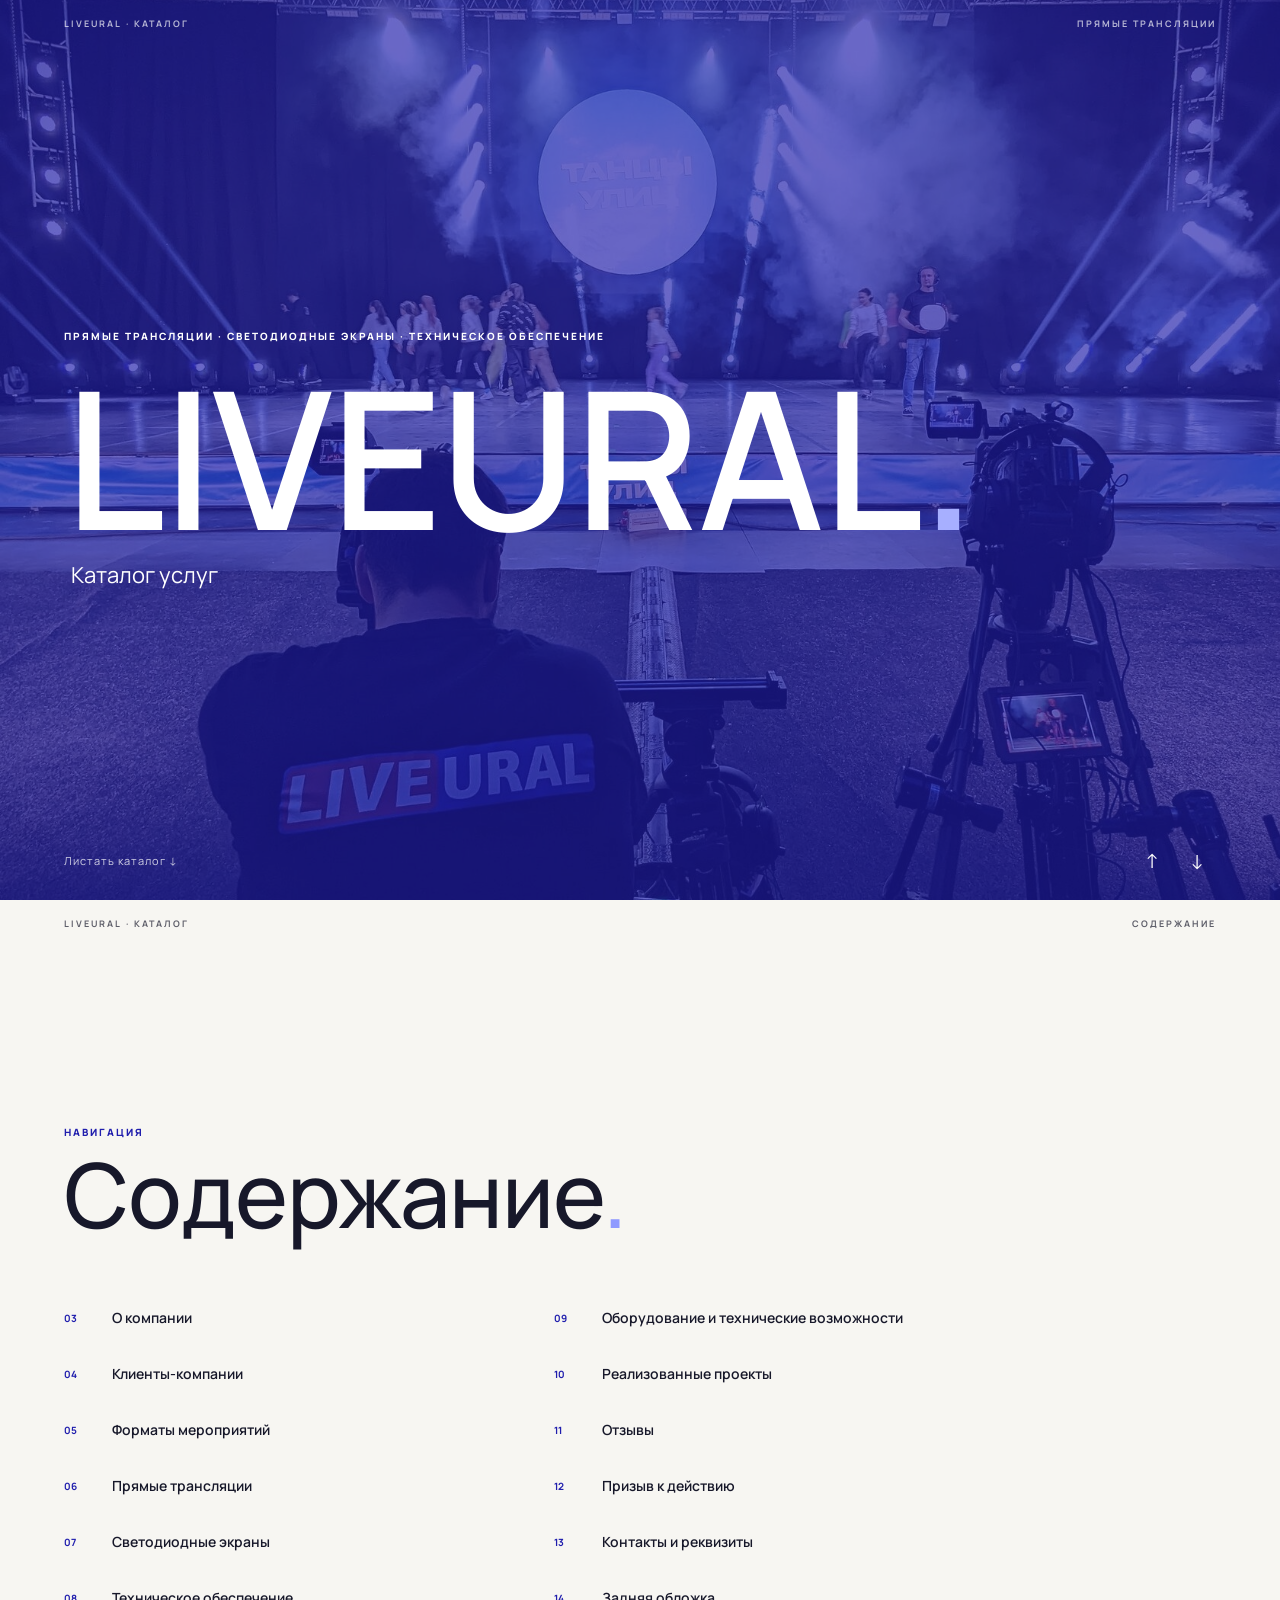
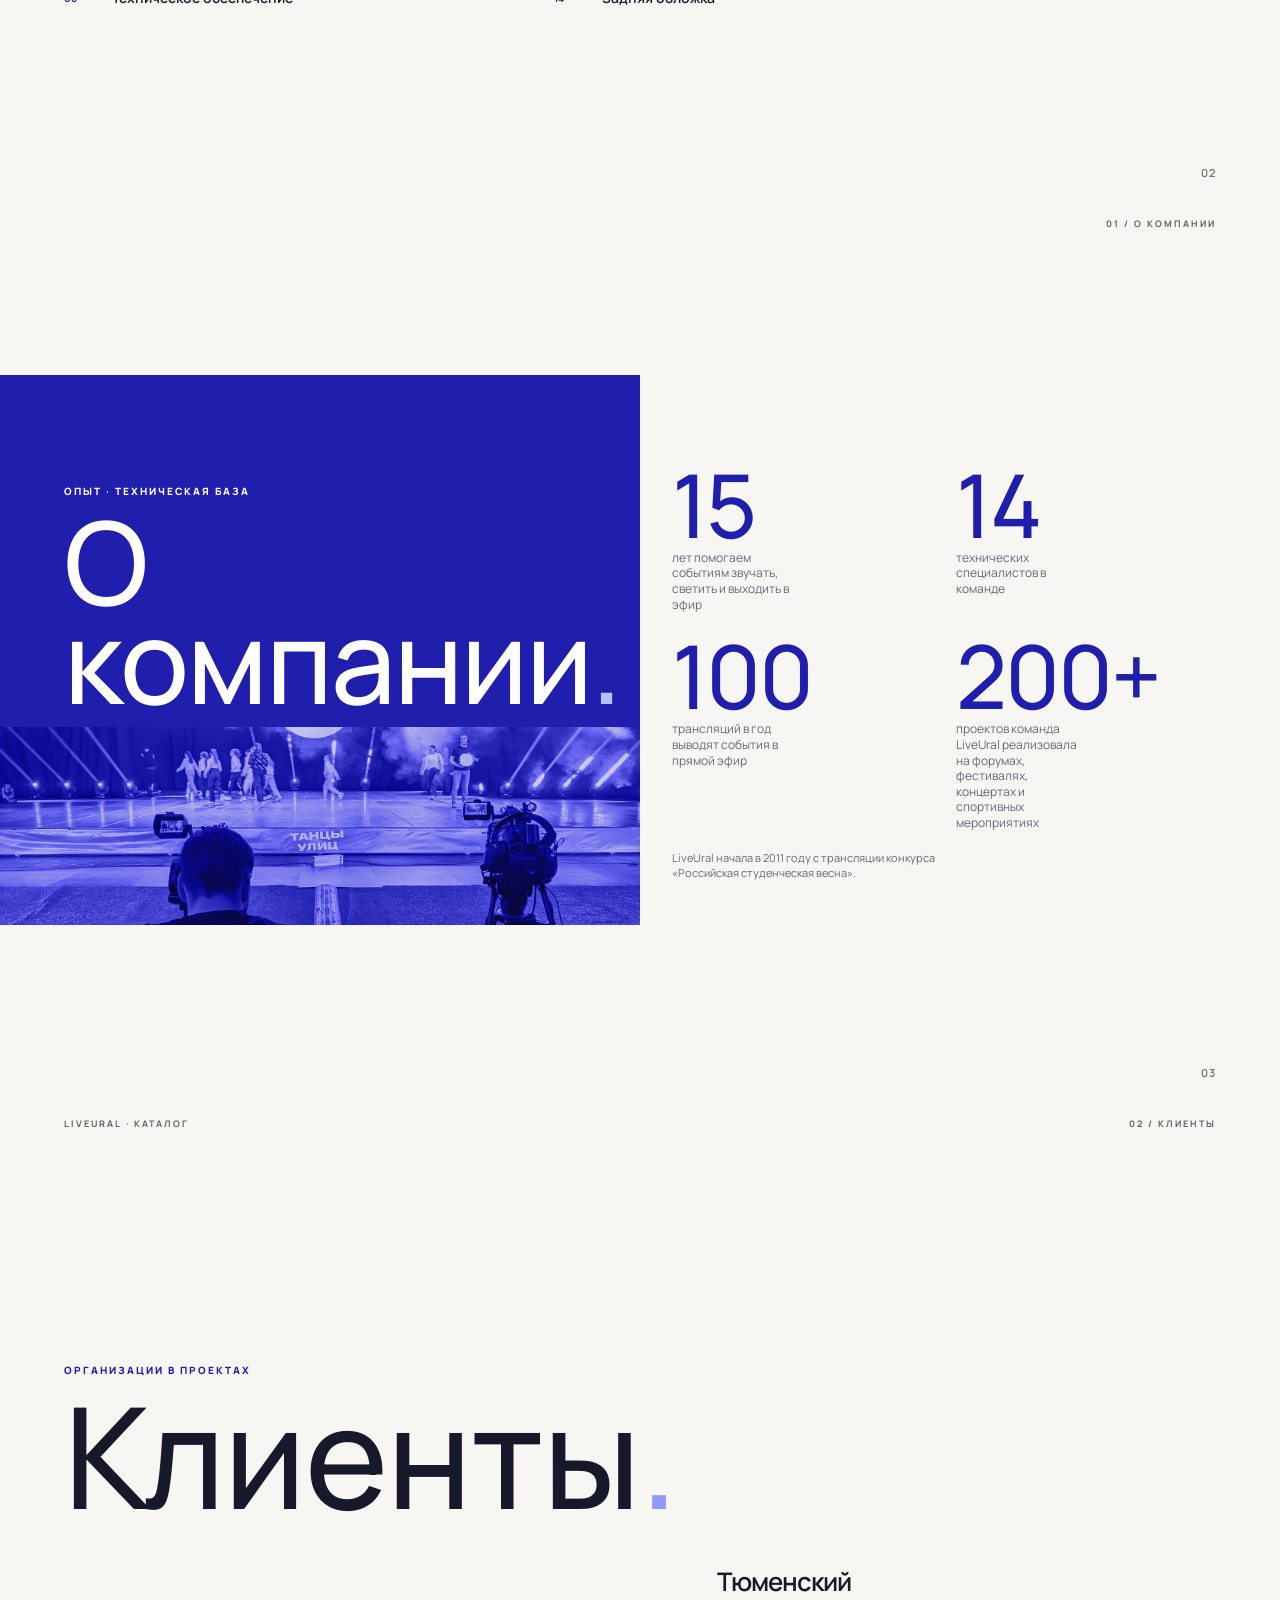
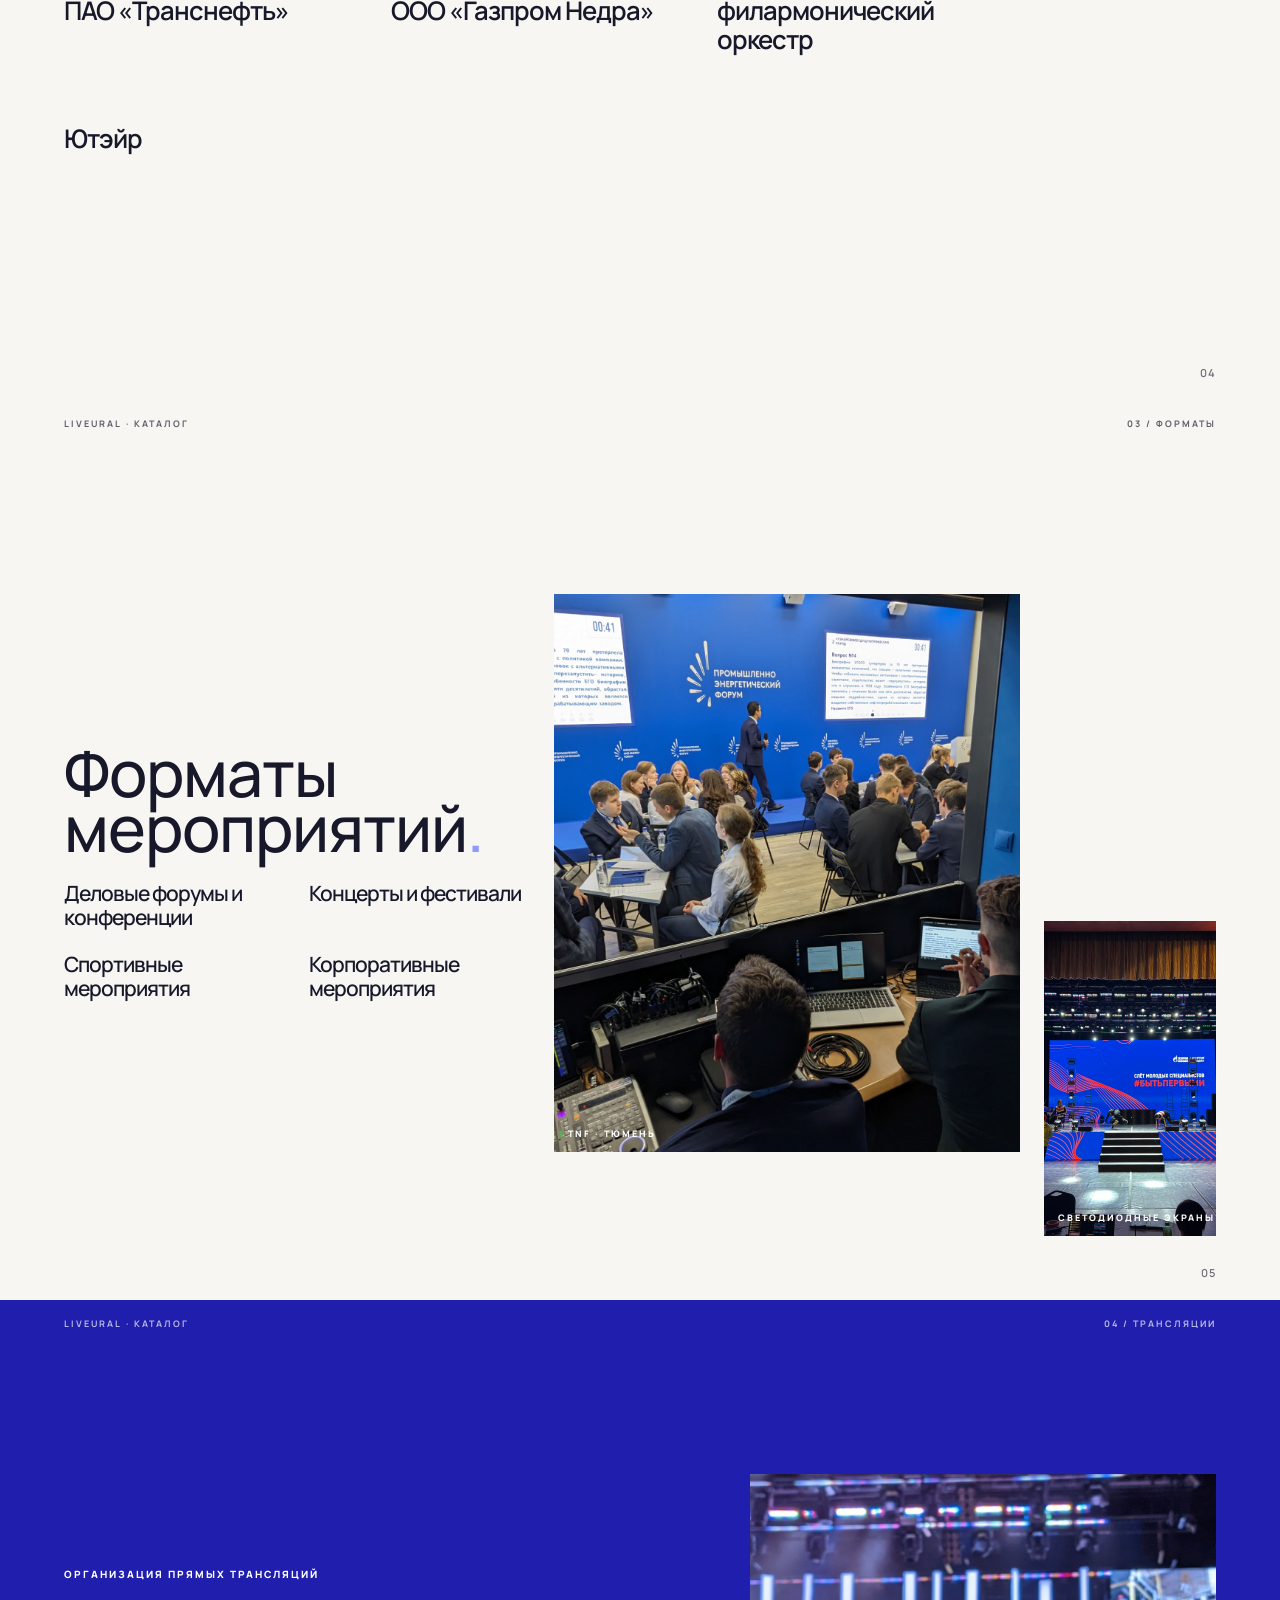
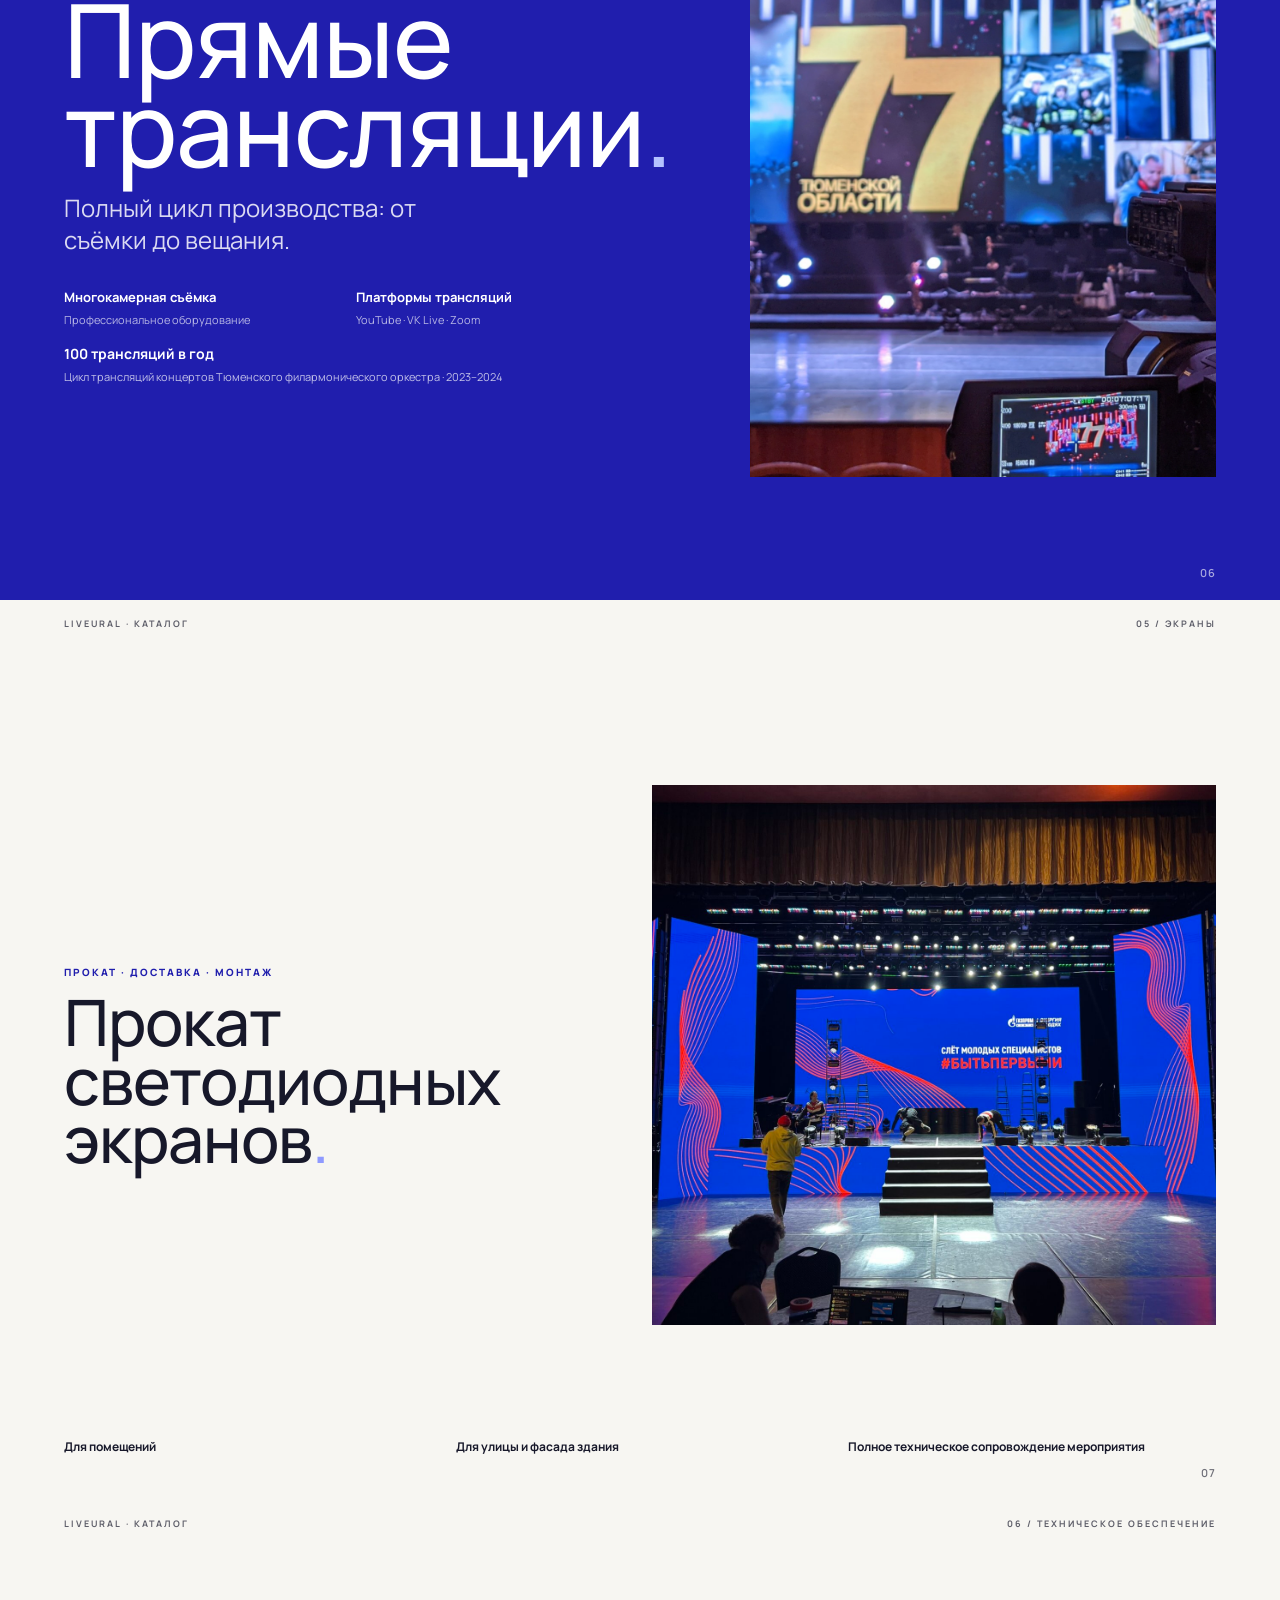
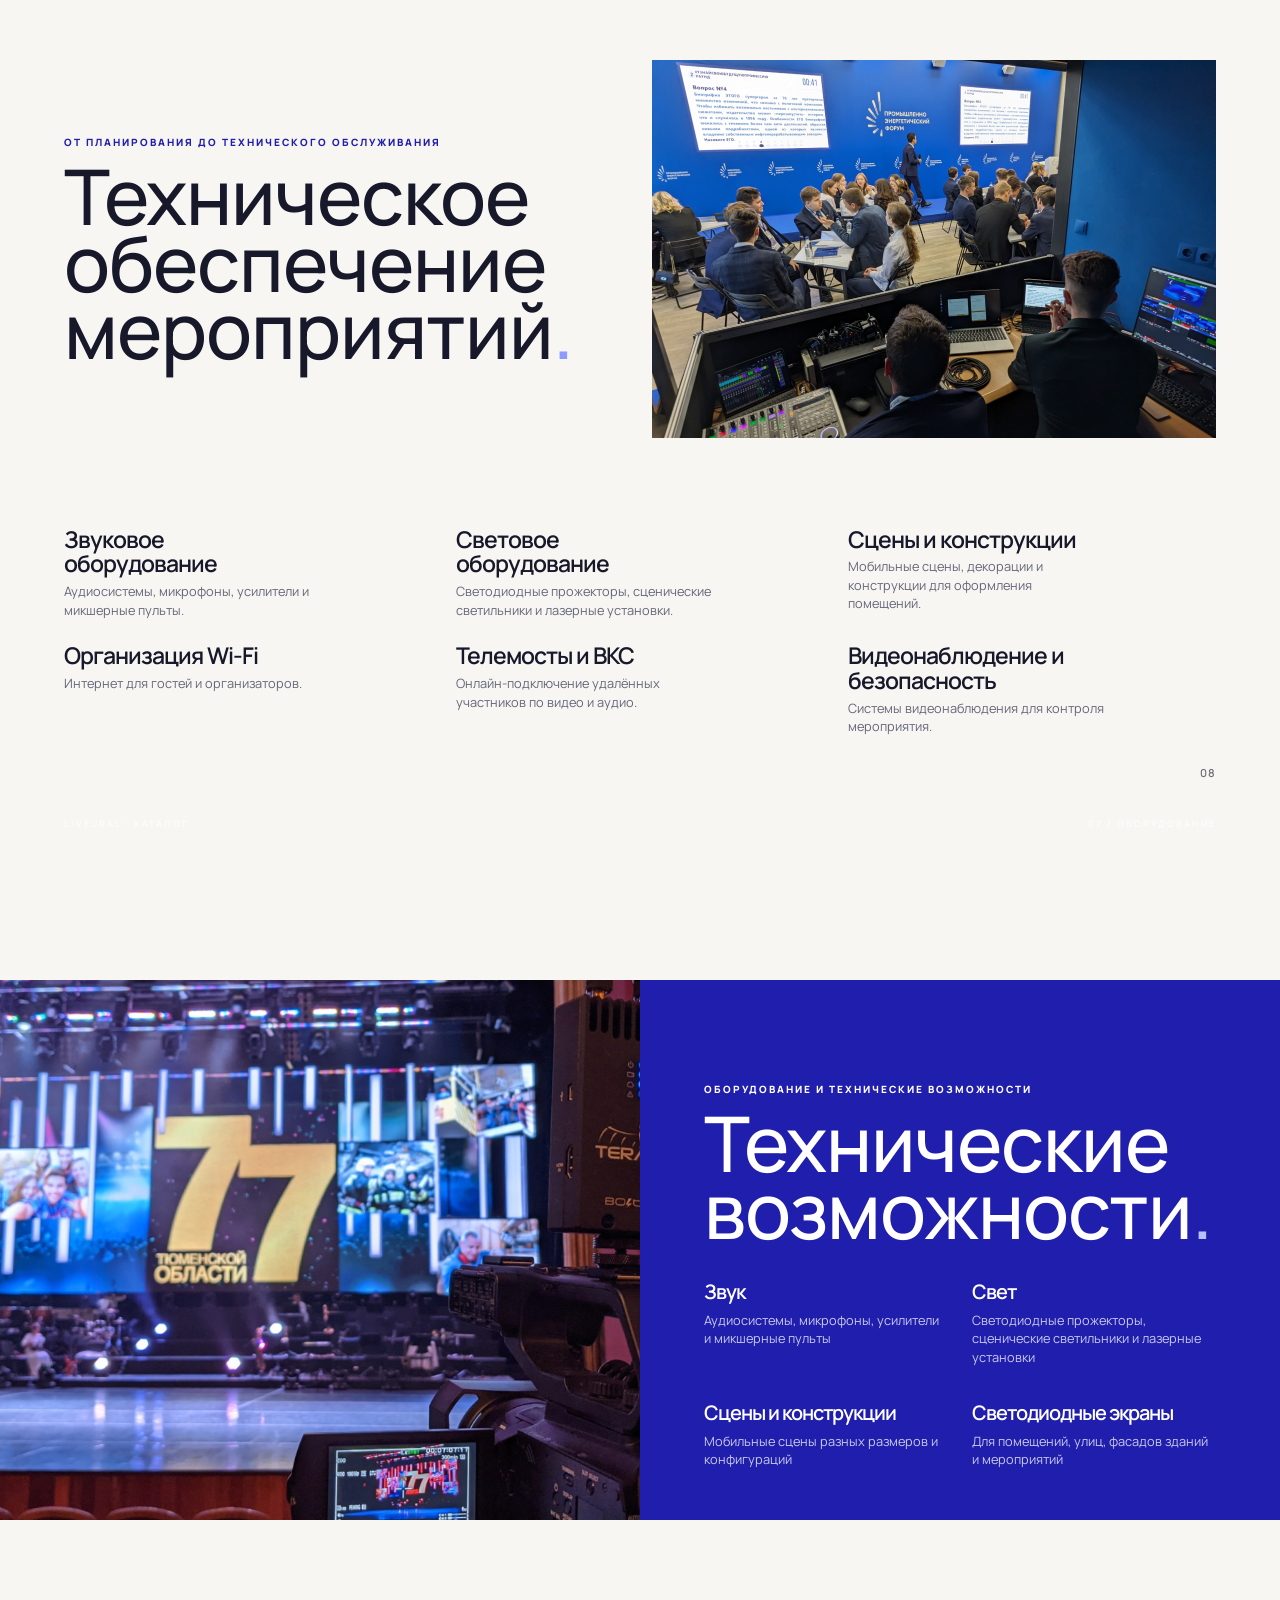
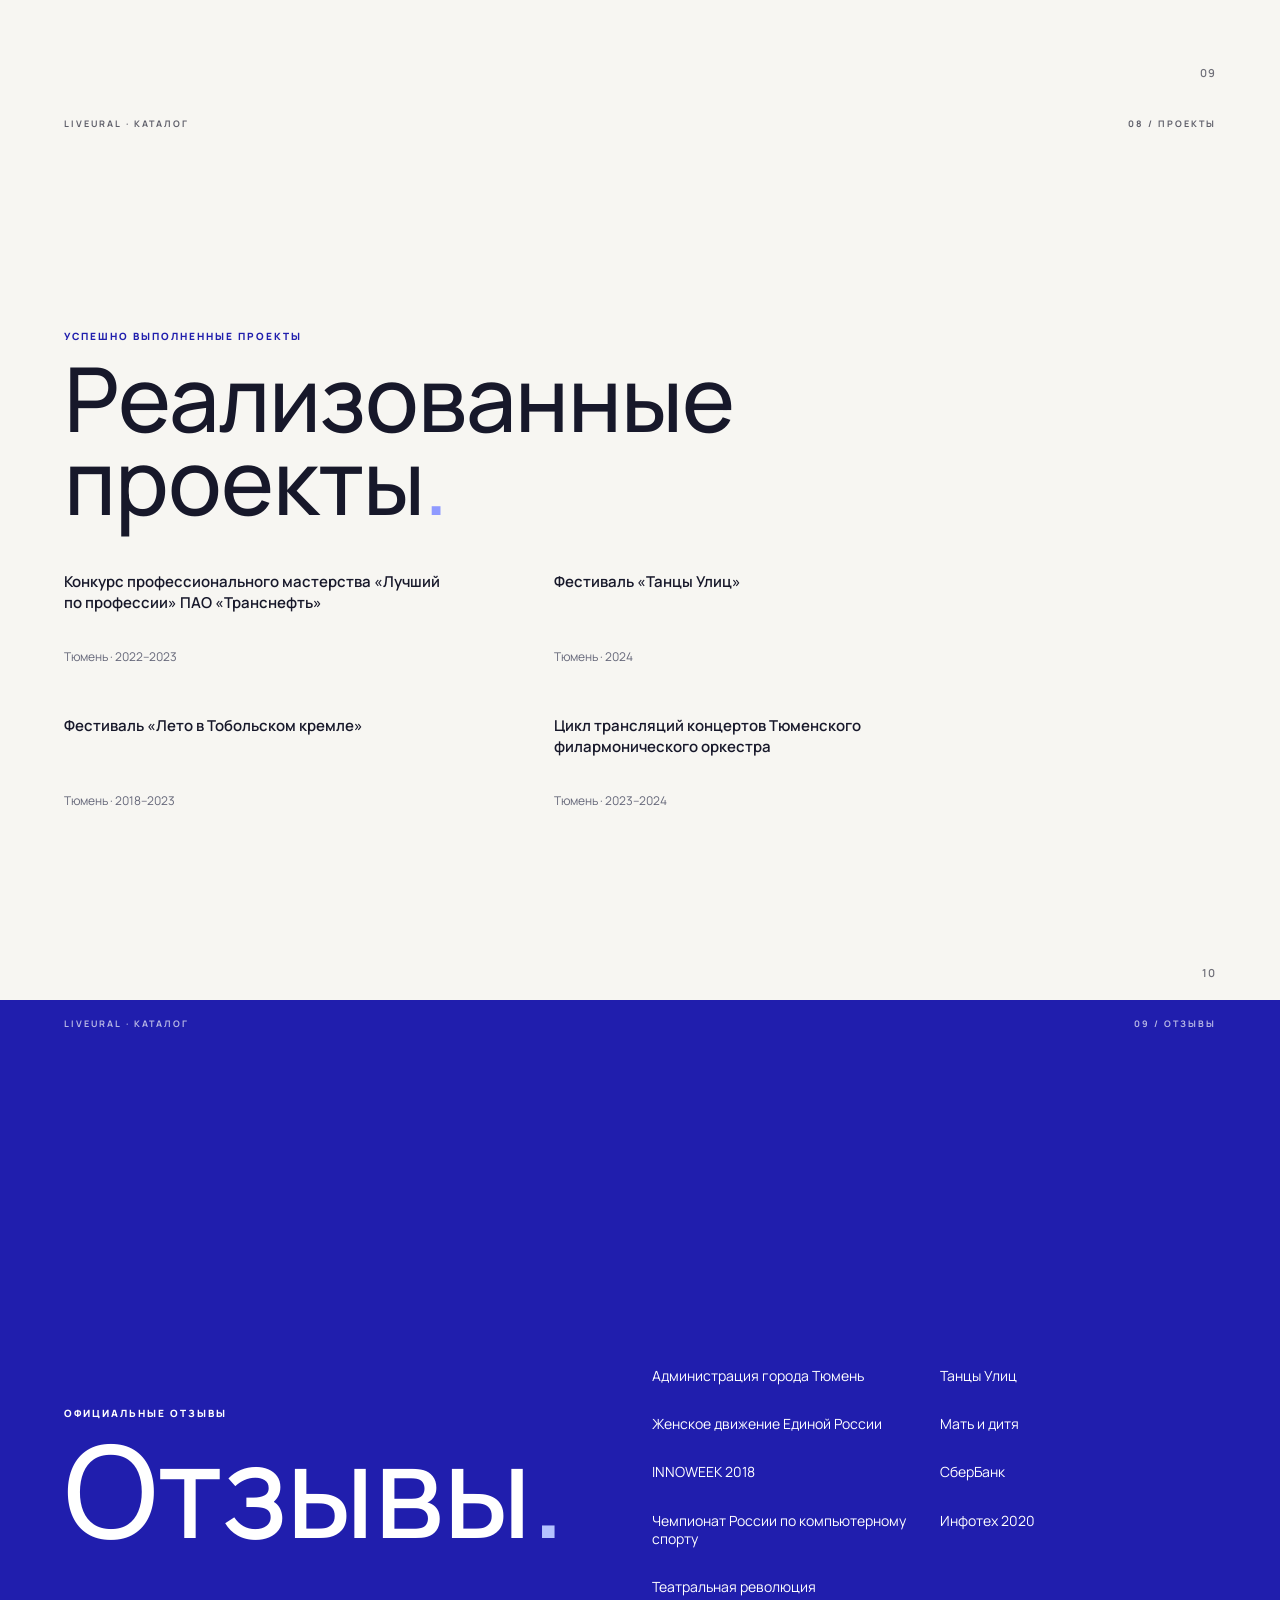
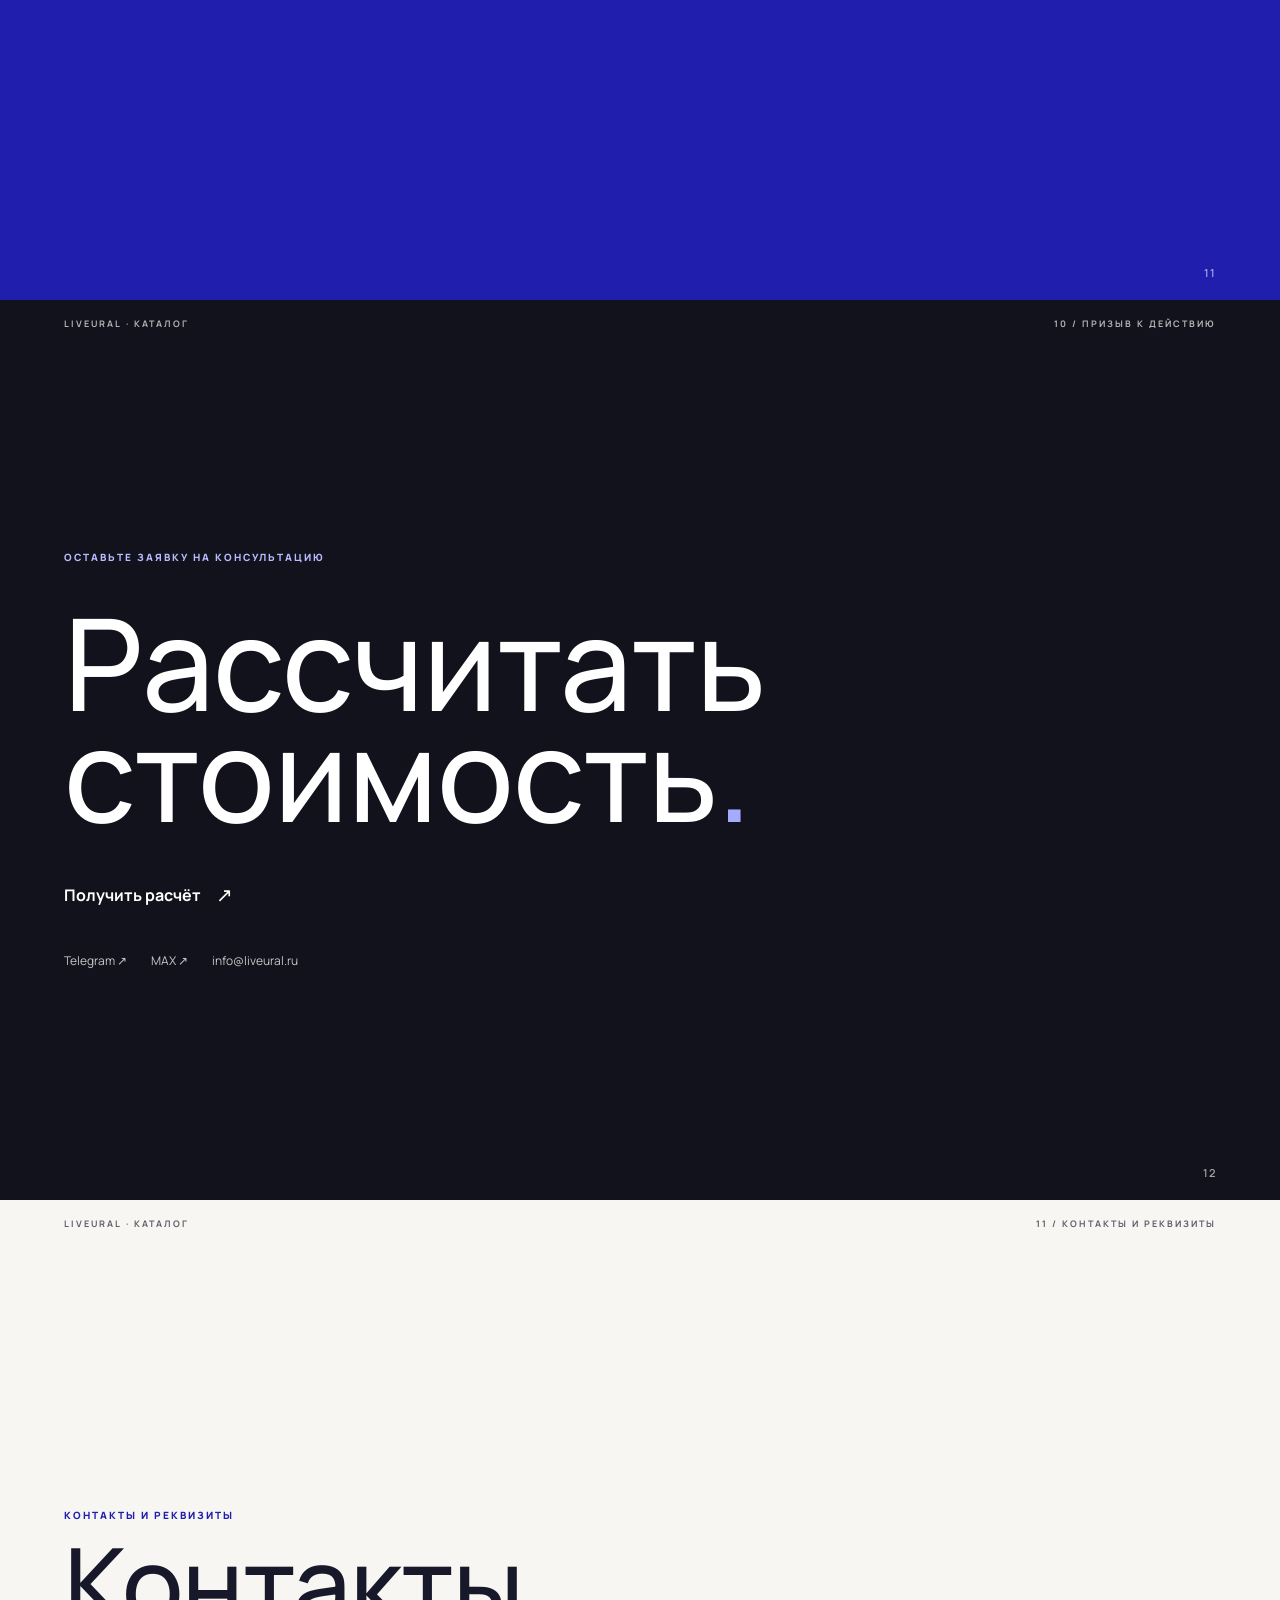
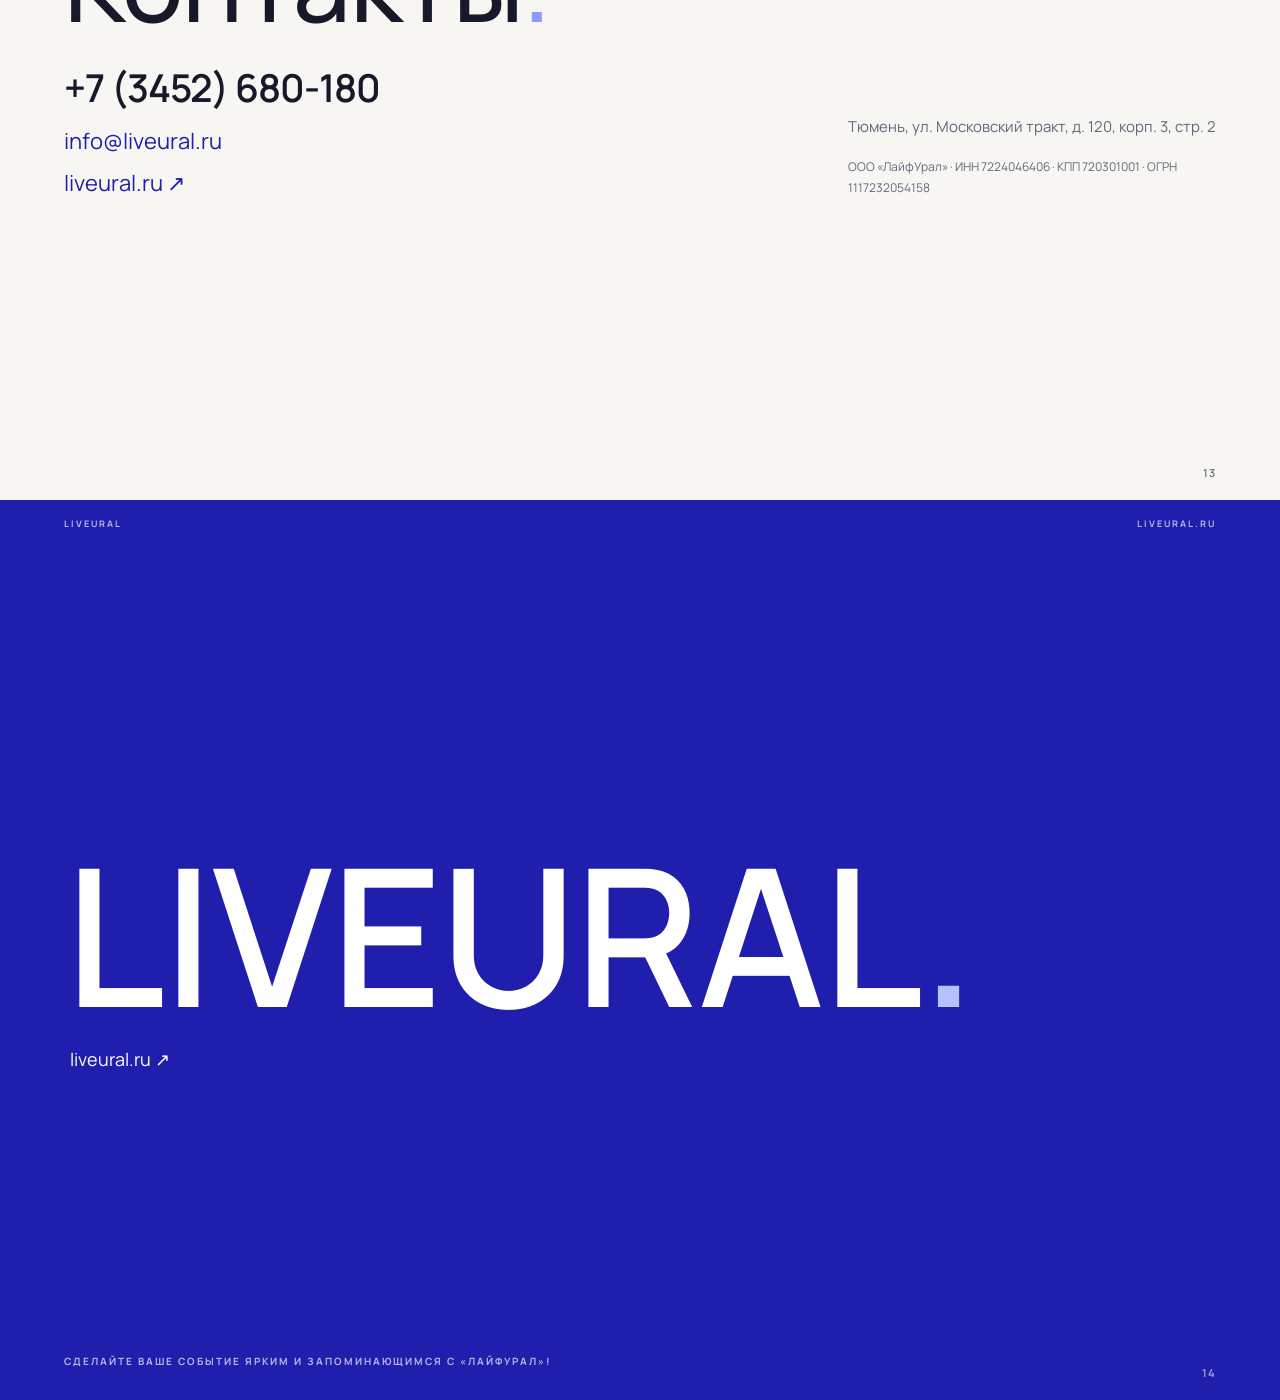
<file: index.html>
<!doctype html>
<html lang="ru">
<head>
  <meta charset="utf-8">
  <meta name="viewport" content="width=device-width, initial-scale=1">
  <meta name="theme-color" content="#201ead">
  <meta name="description" content="Веб-каталог LiveUral: трансляции, экраны и техническое обеспечение мероприятий.">
  <title>LiveUral — каталог мероприятий</title>
  <link rel="stylesheet" href="styles.css">
  <script src="script.js" defer></script>
</head>
<body>
  <header class="chrome visually-hidden" role="progressbar" aria-label="Просмотр каталога" aria-valuemin="1" aria-valuemax="14" aria-valuenow="1">
    <div class="chrome__progress" aria-hidden="true"><i id="progress"></i></div>
    <span id="current" class="visually-hidden">01</span>
  </header>
  <nav class="rail" aria-label="Разделы каталога" id="rail"></nav>

  <main class="catalog" id="catalog">
    <section class="slide slide--cover blue" id="cover" data-name="Обложка" aria-label="Обложка">
      <div class="cover-photo"><img src="assets/site-about.jpg" alt="Трансляция фестиваля «Танцы улиц» силами команды LiveUral"></div>
      <div class="folio"><span>LIVEURAL · КАТАЛОГ</span><span>ПРЯМЫЕ ТРАНСЛЯЦИИ</span></div>
      <div class="cover-copy">
        <p class="eyebrow">ПРЯМЫЕ ТРАНСЛЯЦИИ · СВЕТОДИОДНЫЕ ЭКРАНЫ · ТЕХНИЧЕСКОЕ ОБЕСПЕЧЕНИЕ</p>
        <h1>LIVEURAL<span class="dot">.</span></h1>
        <p class="cover-line">Каталог услуг</p>
      </div>
      <a class="scroll-cue" href="#contents">Листать каталог ↓</a>
    </section>

    <section class="slide slide--contents paper" id="contents" data-name="Содержание">
      <div class="folio"><span>LIVEURAL · КАТАЛОГ</span><span>СОДЕРЖАНИЕ</span></div>
      <div class="contents-heading"><p class="eyebrow blue-text">НАВИГАЦИЯ</p><h2>Содержание<span class="dot">.</span></h2></div>
      <div class="contents-grid">
        <ol>
          <li><a href="#about"><em>03</em><span>О компании</span></a></li>
          <li><a href="#clients"><em>04</em><span>Клиенты-компании</span></a></li>
          <li><a href="#formats"><em>05</em><span>Форматы мероприятий</span></a></li>
          <li><a href="#broadcast"><em>06</em><span>Прямые трансляции</span></a></li>
          <li><a href="#screens"><em>07</em><span>Светодиодные экраны</span></a></li>
          <li><a href="#technical"><em>08</em><span>Техническое обеспечение</span></a></li>
        </ol>
        <ol start="7">
          <li><a href="#equipment"><em>09</em><span>Оборудование и технические возможности</span></a></li>
          <li><a href="#projects"><em>10</em><span>Реализованные проекты</span></a></li>
          <li><a href="#reviews"><em>11</em><span>Отзывы</span></a></li>
          <li><a href="#contact-cta"><em>12</em><span>Призыв к действию</span></a></li>
          <li><a href="#contacts"><em>13</em><span>Контакты и реквизиты</span></a></li>
          <li><a href="#back-cover"><em>14</em><span>Задняя обложка</span></a></li>
        </ol>
      </div>
      <div class="page-no">02</div>
    </section>

    <section class="slide slide--about" id="about" data-name="О компании">
      <div class="folio"><span>LIVEURAL · КАТАЛОГ</span><span>01 / О КОМПАНИИ</span></div>
      <div class="about-panel blue">
        <p class="eyebrow">ОПЫТ · ТЕХНИЧЕСКАЯ БАЗА</p>
        <h2>О компании<span class="dot">.</span></h2>
        <img src="assets/site-about.jpg" alt="Трансляция фестиваля «Танцы улиц» силами команды LiveUral" loading="lazy">
      </div>
      <div class="about-facts paper">
        <div class="about-story">
          <div class="about-proof">
            <div class="proof-years"><strong>15</strong><span>лет помогаем событиям звучать, светить и выходить в эфир</span></div>
            <div class="proof-team"><strong>14</strong><span>технических специалистов в команде</span></div>
            <div class="proof-streams"><strong>100</strong><span>трансляций в год выводят события в прямой эфир</span></div>
            <div class="proof-projects"><strong>200+</strong><span>проектов команда LiveUral реализовала на форумах, фестивалях, концертах и спортивных мероприятиях</span></div>
          </div>
          <p class="about-origin">LiveUral начала в 2011 году с трансляции конкурса «Российская студенческая весна».</p>
        </div>
      </div>
      <div class="page-no">03</div>
    </section>

    <section class="slide slide--clients paper" id="clients" data-name="Клиенты-компании">
      <div class="folio"><span>LIVEURAL · КАТАЛОГ</span><span>02 / КЛИЕНТЫ</span></div>
      <div class="clients-title"><p class="eyebrow blue-text">ОРГАНИЗАЦИИ В ПРОЕКТАХ</p><h2>Клиенты<span class="dot">.</span></h2></div>
      <div class="client-list">
        <div><strong>ПАО «Транснефть»</strong></div>
        <div><strong>ООО «Газпром Недра»</strong></div>
        <div><strong>Тюменский филармонический оркестр</strong></div>
        <div><strong>Ютэйр</strong></div>
      </div>
      <div class="page-no">04</div>
    </section>

    <section class="slide slide--formats paper" id="formats" data-name="Форматы мероприятий">
      <div class="folio"><span>LIVEURAL · КАТАЛОГ</span><span>03 / ФОРМАТЫ</span></div>
      <div class="formats-copy">
        <h2>Форматы мероприятий<span class="dot">.</span></h2>
        <div class="formats-types"><span>Деловые форумы и конференции</span><span>Концерты и фестивали</span><span>Спортивные мероприятия</span><span>Корпоративные мероприятия</span></div>
      </div>
      <figure class="formats-photo photo-frame"><img src="assets/site-technical.png" alt="Техническое обеспечение промышленно-энергетического форума TNF" loading="lazy"><figcaption>TNF · ТЮМЕНЬ</figcaption></figure>
      <figure class="formats-detail photo-frame"><img src="assets/site-screens.jpg" alt="Светодиодные экраны на мероприятии LiveUral" loading="lazy"><figcaption>СВЕТОДИОДНЫЕ ЭКРАНЫ</figcaption></figure>
      <div class="page-no">05</div>
    </section>

    <section class="slide slide--broadcast blue" id="broadcast" data-name="Прямые трансляции">
      <div class="folio"><span>LIVEURAL · КАТАЛОГ</span><span>04 / ТРАНСЛЯЦИИ</span></div>
      <div class="broadcast-copy">
        <p class="eyebrow">ОРГАНИЗАЦИЯ ПРЯМЫХ ТРАНСЛЯЦИЙ</p>
        <h2>Прямые трансляции<span class="dot">.</span></h2>
        <p class="lead">Полный цикл производства: от съёмки до вещания.</p>
        <div class="broadcast-details"><div><b>Многокамерная съёмка</b><span>Профессиональное оборудование</span></div><div><b>Платформы трансляций</b><span>YouTube · VK Live · Zoom</span></div></div>
        <p class="broadcast-project"><strong>100 трансляций в год</strong><span>Цикл трансляций концертов Тюменского филармонического оркестра · 2023–2024</span></p>
      </div>
      <div class="broadcast-photo"><img src="assets/site-broadcast.png" alt="Видеокамера на мероприятии «80 лет Тюменской области»" loading="lazy"></div>
      <div class="page-no">06</div>
    </section>

    <section class="slide slide--screens paper" id="screens" data-name="Светодиодные экраны">
      <div class="folio"><span>LIVEURAL · КАТАЛОГ</span><span>05 / ЭКРАНЫ</span></div>
      <div class="screens-heading"><p class="eyebrow blue-text">ПРОКАТ · ДОСТАВКА · МОНТАЖ</p><h2>Прокат светодиодных экранов<span class="dot">.</span></h2></div>
      <div class="screens-image"><img src="assets/site-screens.jpg" alt="Светодиодные экраны на мероприятии LiveUral" loading="lazy"></div>
      <div class="screens-bottom"><span>Для помещений</span><span>Для улицы и фасада здания</span><span>Полное техническое сопровождение мероприятия</span></div>
      <div class="page-no">07</div>
    </section>

    <section class="slide slide--technical paper" id="technical" data-name="Техническое обеспечение">
      <div class="folio"><span>LIVEURAL · КАТАЛОГ</span><span>06 / ТЕХНИЧЕСКОЕ ОБЕСПЕЧЕНИЕ</span></div>
      <div class="technical-head"><p class="eyebrow blue-text">ОТ ПЛАНИРОВАНИЯ ДО ТЕХНИЧЕСКОГО ОБСЛУЖИВАНИЯ</p><h2>Техническое обеспечение мероприятий<span class="dot">.</span></h2></div>
      <div class="technical-image photo-frame"><img src="assets/site-technical.png" alt="Техническая команда на промышленно-энергетическом форуме TNF" loading="lazy"></div>
      <div class="technical-grid">
        <article><h3>Звуковое оборудование</h3><p>Аудиосистемы, микрофоны, усилители и микшерные пульты.</p></article>
        <article><h3>Световое оборудование</h3><p>Светодиодные прожекторы, сценические светильники и лазерные установки.</p></article>
        <article><h3>Сцены и конструкции</h3><p>Мобильные сцены, декорации и конструкции для оформления помещений.</p></article>
        <article><h3>Организация Wi-Fi</h3><p>Интернет для гостей и организаторов.</p></article>
        <article><h3>Телемосты и ВКС</h3><p>Онлайн-подключение удалённых участников по видео и аудио.</p></article>
        <article><h3>Видеонаблюдение и безопасность</h3><p>Системы видеонаблюдения для контроля мероприятия.</p></article>
      </div>
      <div class="page-no">08</div>
    </section>

    <section class="slide slide--equipment" id="equipment" data-name="Оборудование и технические возможности">
      <div class="folio"><span>LIVEURAL · КАТАЛОГ</span><span>07 / ОБОРУДОВАНИЕ</span></div>
      <div class="equipment-image"><img src="assets/site-broadcast.png" alt="Профессиональная видеокамера на мероприятии LiveUral" loading="lazy"></div>
      <div class="equipment-copy blue">
        <p class="eyebrow">ОБОРУДОВАНИЕ И ТЕХНИЧЕСКИЕ ВОЗМОЖНОСТИ</p>
        <h2>Технические возможности<span class="dot">.</span></h2>
        <div class="equipment-grid"><article><h3>Звук</h3><p>Аудиосистемы, микрофоны, усилители и микшерные пульты</p></article><article><h3>Свет</h3><p>Светодиодные прожекторы, сценические светильники и лазерные установки</p></article><article><h3>Сцены и конструкции</h3><p>Мобильные сцены разных размеров и конфигураций</p></article><article><h3>Светодиодные экраны</h3><p>Для помещений, улиц, фасадов зданий и мероприятий</p></article></div>
      </div>
      <div class="page-no">09</div>
    </section>

    <section class="slide slide--projects paper" id="projects" data-name="Реализованные проекты">
      <div class="folio"><span>LIVEURAL · КАТАЛОГ</span><span>08 / ПРОЕКТЫ</span></div>
      <div class="projects-title"><p class="eyebrow blue-text">УСПЕШНО ВЫПОЛНЕННЫЕ ПРОЕКТЫ</p><h2>Реализованные проекты<span class="dot">.</span></h2></div>
      <div class="projects-list">
        <article><h3>Конкурс профессионального мастерства «Лучший по профессии» ПАО «Транснефть»</h3><time>Тюмень · 2022–2023</time></article>
        <article><h3>Фестиваль «Танцы Улиц»</h3><time>Тюмень · 2024</time></article>
        <article><h3>Фестиваль «Лето в Тобольском кремле»</h3><time>Тюмень · 2018–2023</time></article>
        <article><h3>Цикл трансляций концертов Тюменского филармонического оркестра</h3><time>Тюмень · 2023–2024</time></article>
      </div>
      <div class="page-no">10</div>
    </section>

    <section class="slide slide--reviews blue" id="reviews" data-name="Отзывы">
      <div class="folio"><span>LIVEURAL · КАТАЛОГ</span><span>09 / ОТЗЫВЫ</span></div>
      <div class="reviews-title"><p class="eyebrow">ОФИЦИАЛЬНЫЕ ОТЗЫВЫ</p><h2>Отзывы<span class="dot">.</span></h2></div>
      <div class="reviews-content"><ul><li>Администрация города Тюмень</li><li>Танцы Улиц</li><li>Женское движение Единой России</li><li>Мать и дитя</li><li>INNOWEEK 2018</li><li>СберБанк</li><li>Чемпионат России по компьютерному спорту</li><li>Инфотех 2020</li><li>Театральная революция</li></ul></div>
      <div class="page-no">11</div>
    </section>

    <section class="slide slide--cta" id="contact-cta" data-name="Призыв к действию">
      <div class="folio"><span>LIVEURAL · КАТАЛОГ</span><span>10 / ПРИЗЫВ К ДЕЙСТВИЮ</span></div>
      <p class="eyebrow">ОСТАВЬТЕ ЗАЯВКУ НА КОНСУЛЬТАЦИЮ</p>
      <h2>Рассчитать стоимость<span class="dot">.</span></h2>
      <a class="cta-link" href="https://liveural.ru/">Получить расчёт <span>↗</span></a>
      <div class="cta-options"><a href="https://t.me/liveural" target="_blank" rel="noreferrer">Telegram ↗</a><a href="https://max.ru/u/f9LHodD0cOJ2TGEFMwyHaGbDYndg3ylP5XB0aTMk_tQIsyMEhx5FuFCbqpo" target="_blank" rel="noreferrer">MAX ↗</a><a href="mailto:info@liveural.ru">info@liveural.ru</a></div>
      <div class="print-qr-group"><a href="https://t.me/liveural"><img src="assets/qr-telegram.svg" alt="QR-код Telegram LiveUral"><span>Telegram</span></a><a href="https://max.ru/u/f9LHodD0cOJ2TGEFMwyHaGbDYndg3ylP5XB0aTMk_tQIsyMEhx5FuFCbqpo"><img src="assets/qr-max.svg" alt="QR-код MAX LiveUral"><span>MAX</span></a></div>
      <div class="page-no">12</div>
    </section>

    <section class="slide slide--contacts paper" id="contacts" data-name="Контакты и реквизиты">
      <div class="folio"><span>LIVEURAL · КАТАЛОГ</span><span>11 / КОНТАКТЫ И РЕКВИЗИТЫ</span></div>
      <div class="contacts-copy"><p class="eyebrow blue-text">КОНТАКТЫ И РЕКВИЗИТЫ</p><h2>Контакты<span class="dot">.</span></h2><a class="phone" href="tel:+73452680180">+7 (3452) 680-180</a><a href="mailto:info@liveural.ru">info@liveural.ru</a><a href="https://liveural.ru/" target="_blank" rel="noreferrer">liveural.ru ↗</a></div>
      <div class="contacts-details"><address>Тюмень, ул. Московский тракт, д. 120, корп. 3, стр. 2</address><p>ООО «ЛайфУрал» · ИНН 7224046406 · КПП 720301001 · ОГРН 1117232054158</p></div>
      <div class="page-no">13</div>
    </section>

    <section class="slide slide--back blue" id="back-cover" data-name="Задняя обложка">
      <div class="folio"><span>LIVEURAL</span><span>LIVEURAL.RU</span></div>
      <div class="back-word">LIVEURAL<span class="dot">.</span></div>
      <a class="back-url" href="https://liveural.ru/" target="_blank" rel="noreferrer">liveural.ru ↗</a>
      <img class="back-qr print-qr" src="assets/qr-liveural.svg" alt="QR-код сайта liveural.ru">
      <div class="back-note">СДЕЛАЙТЕ ВАШЕ СОБЫТИЕ ЯРКИМ И ЗАПОМИНАЮЩИМСЯ С «ЛАЙФУРАЛ»!</div>
      <div class="page-no">14</div>
    </section>
  </main>
  <div class="controls" aria-label="Перелистывание">
    <button id="prev" type="button" aria-label="Предыдущий слайд">↑</button>
    <button id="next" type="button" aria-label="Следующий слайд">↓</button>
  </div>
</body>
</html>
</file>
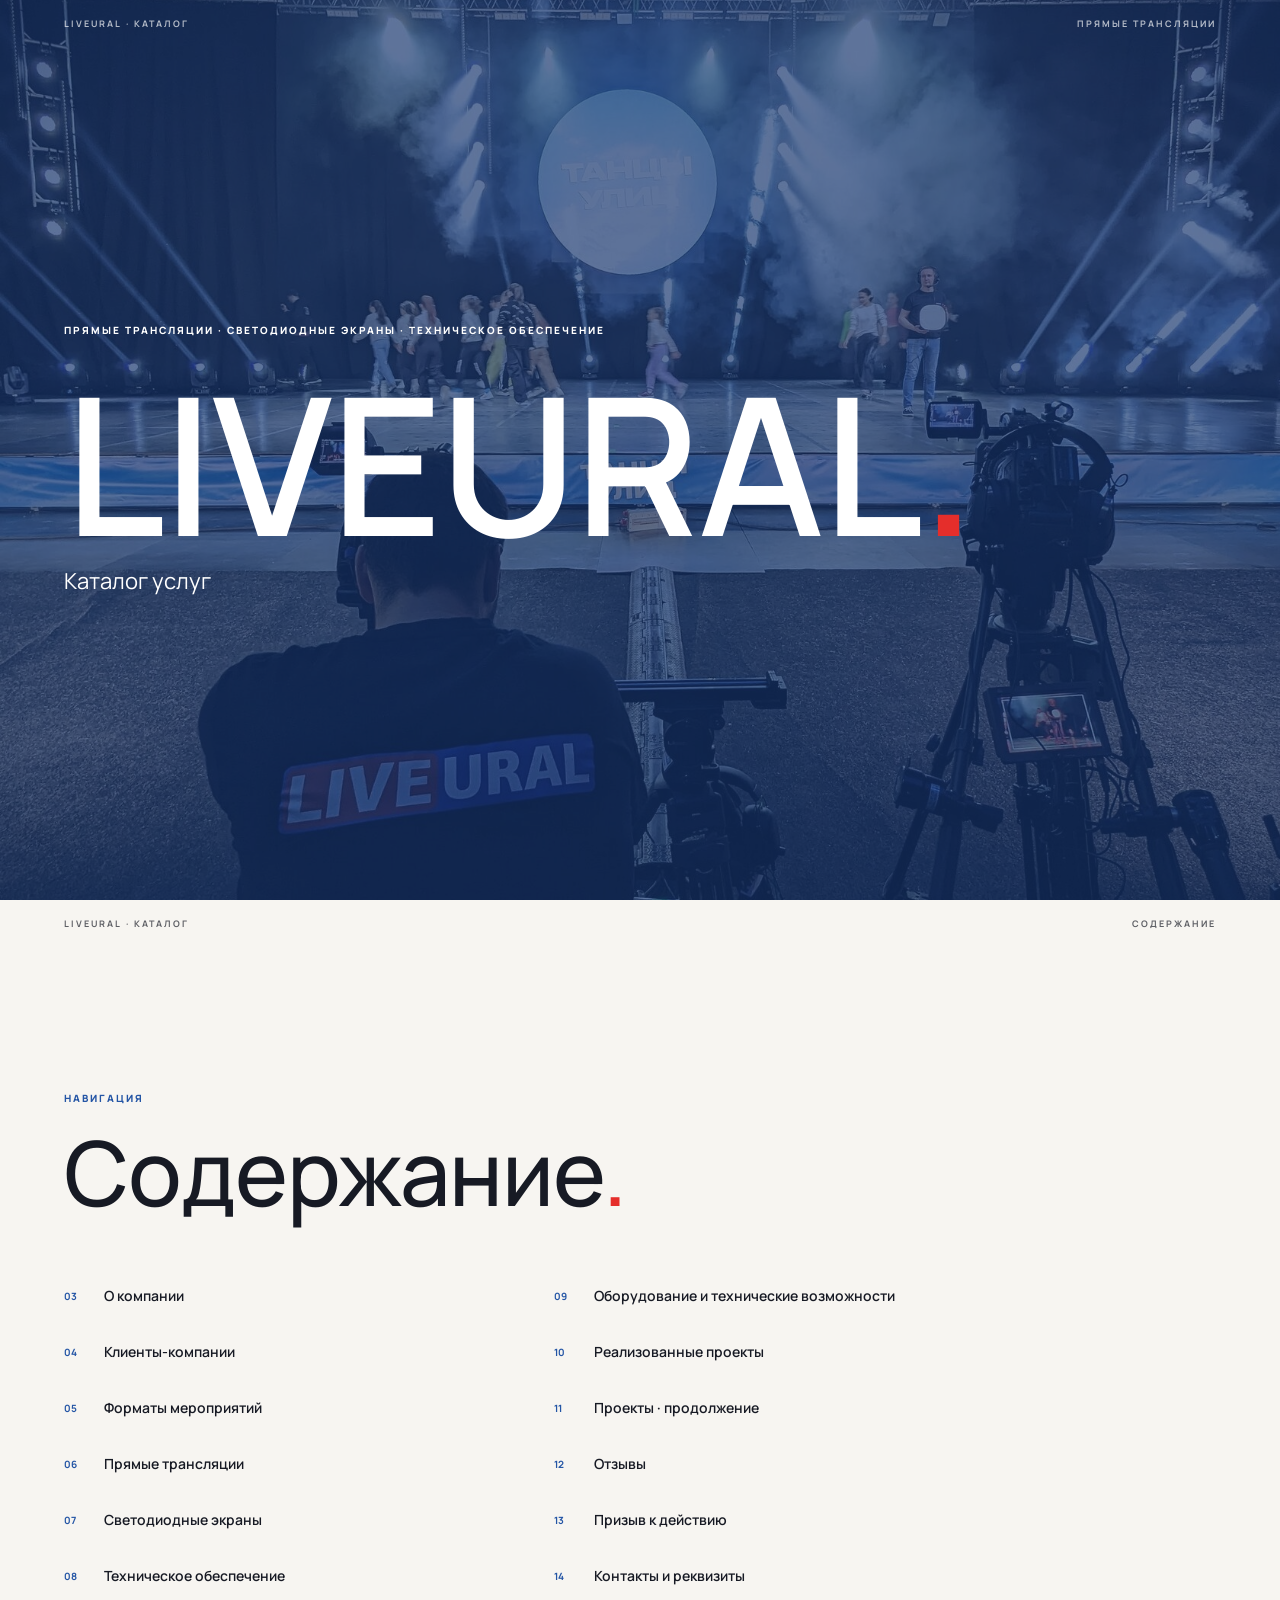
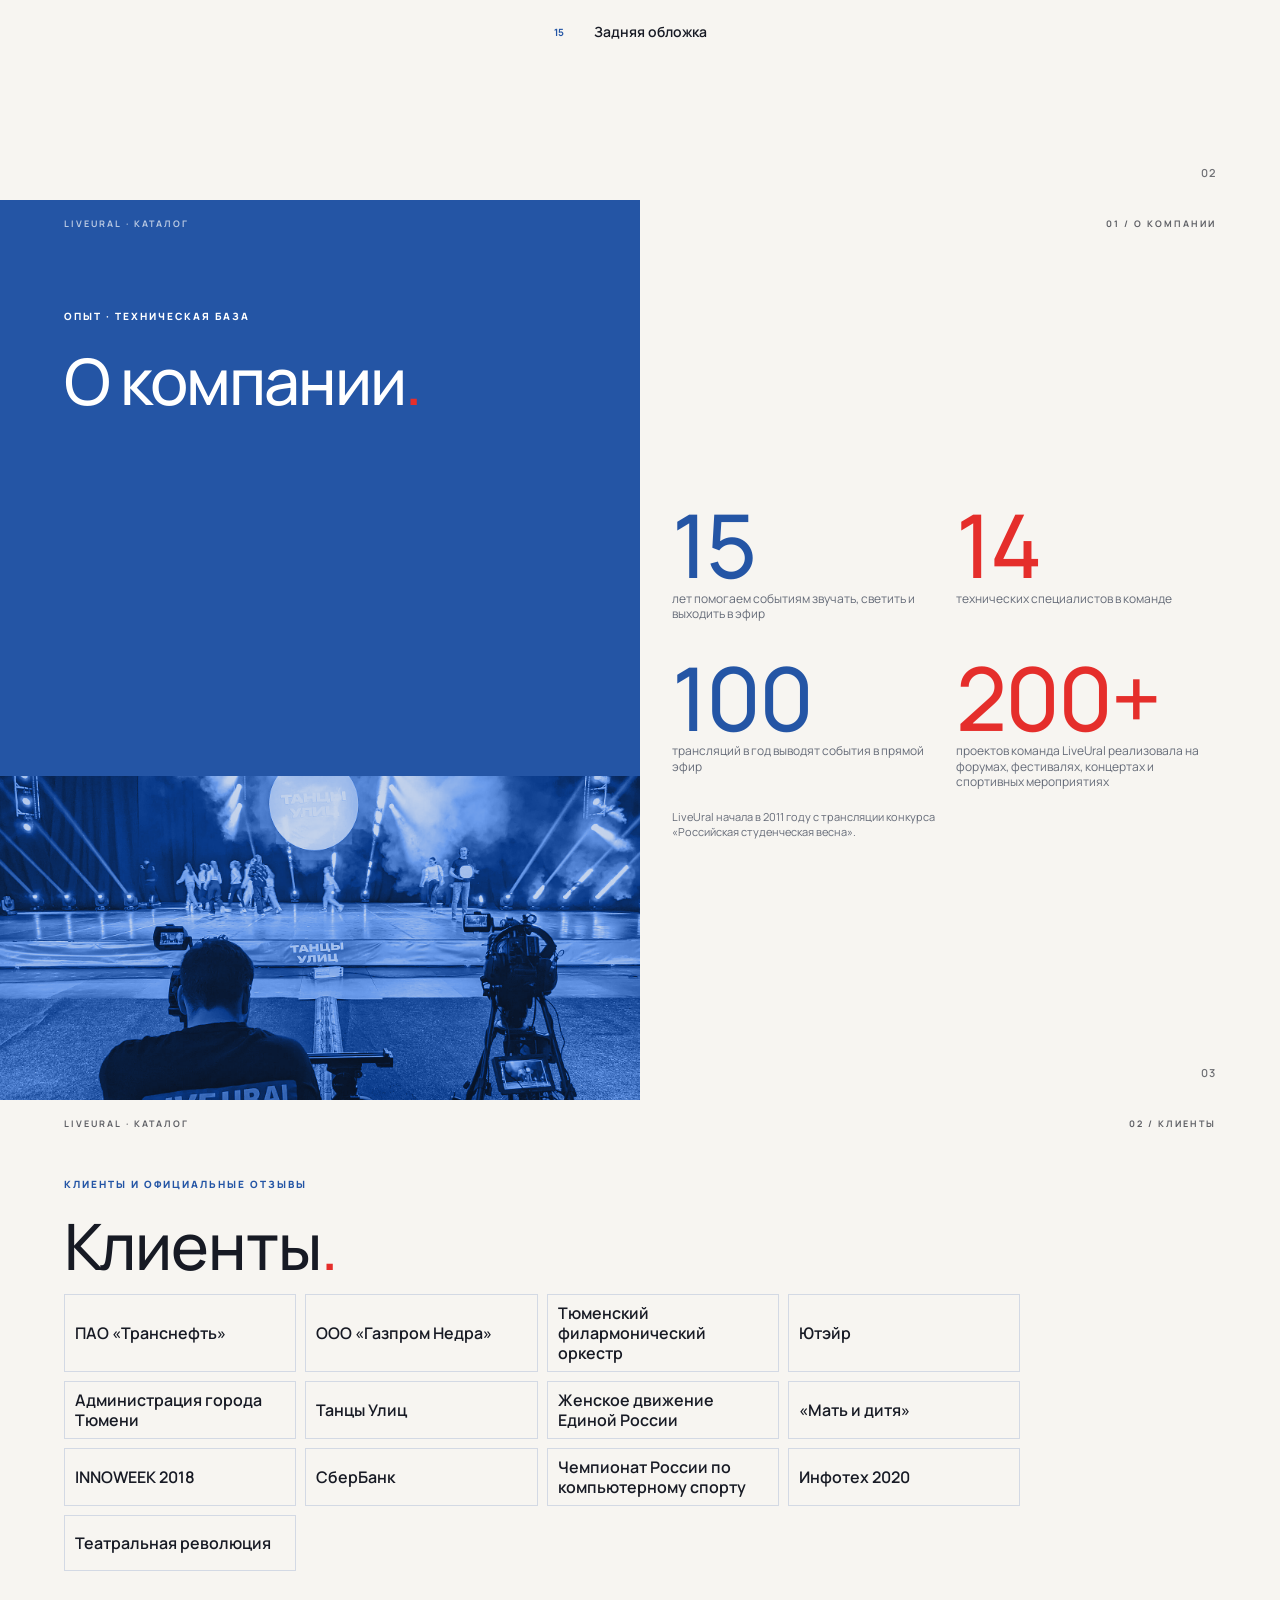
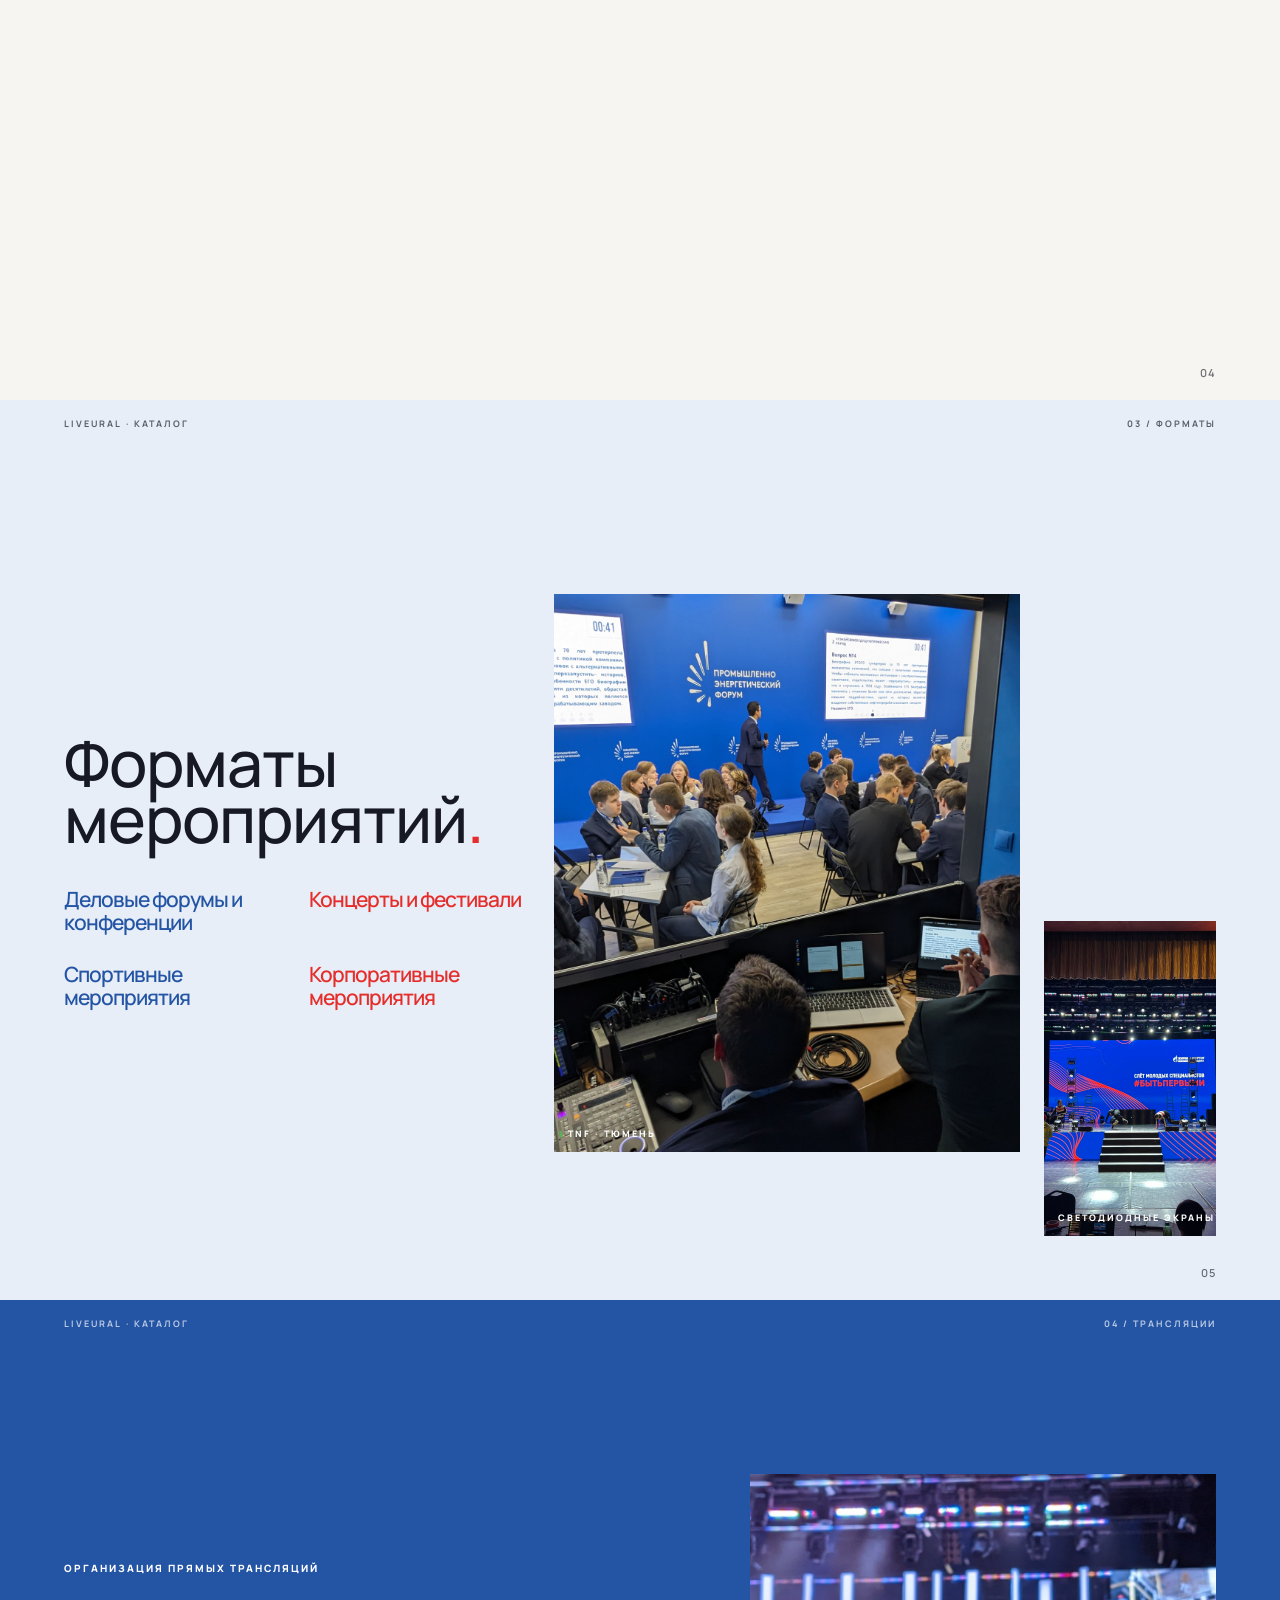
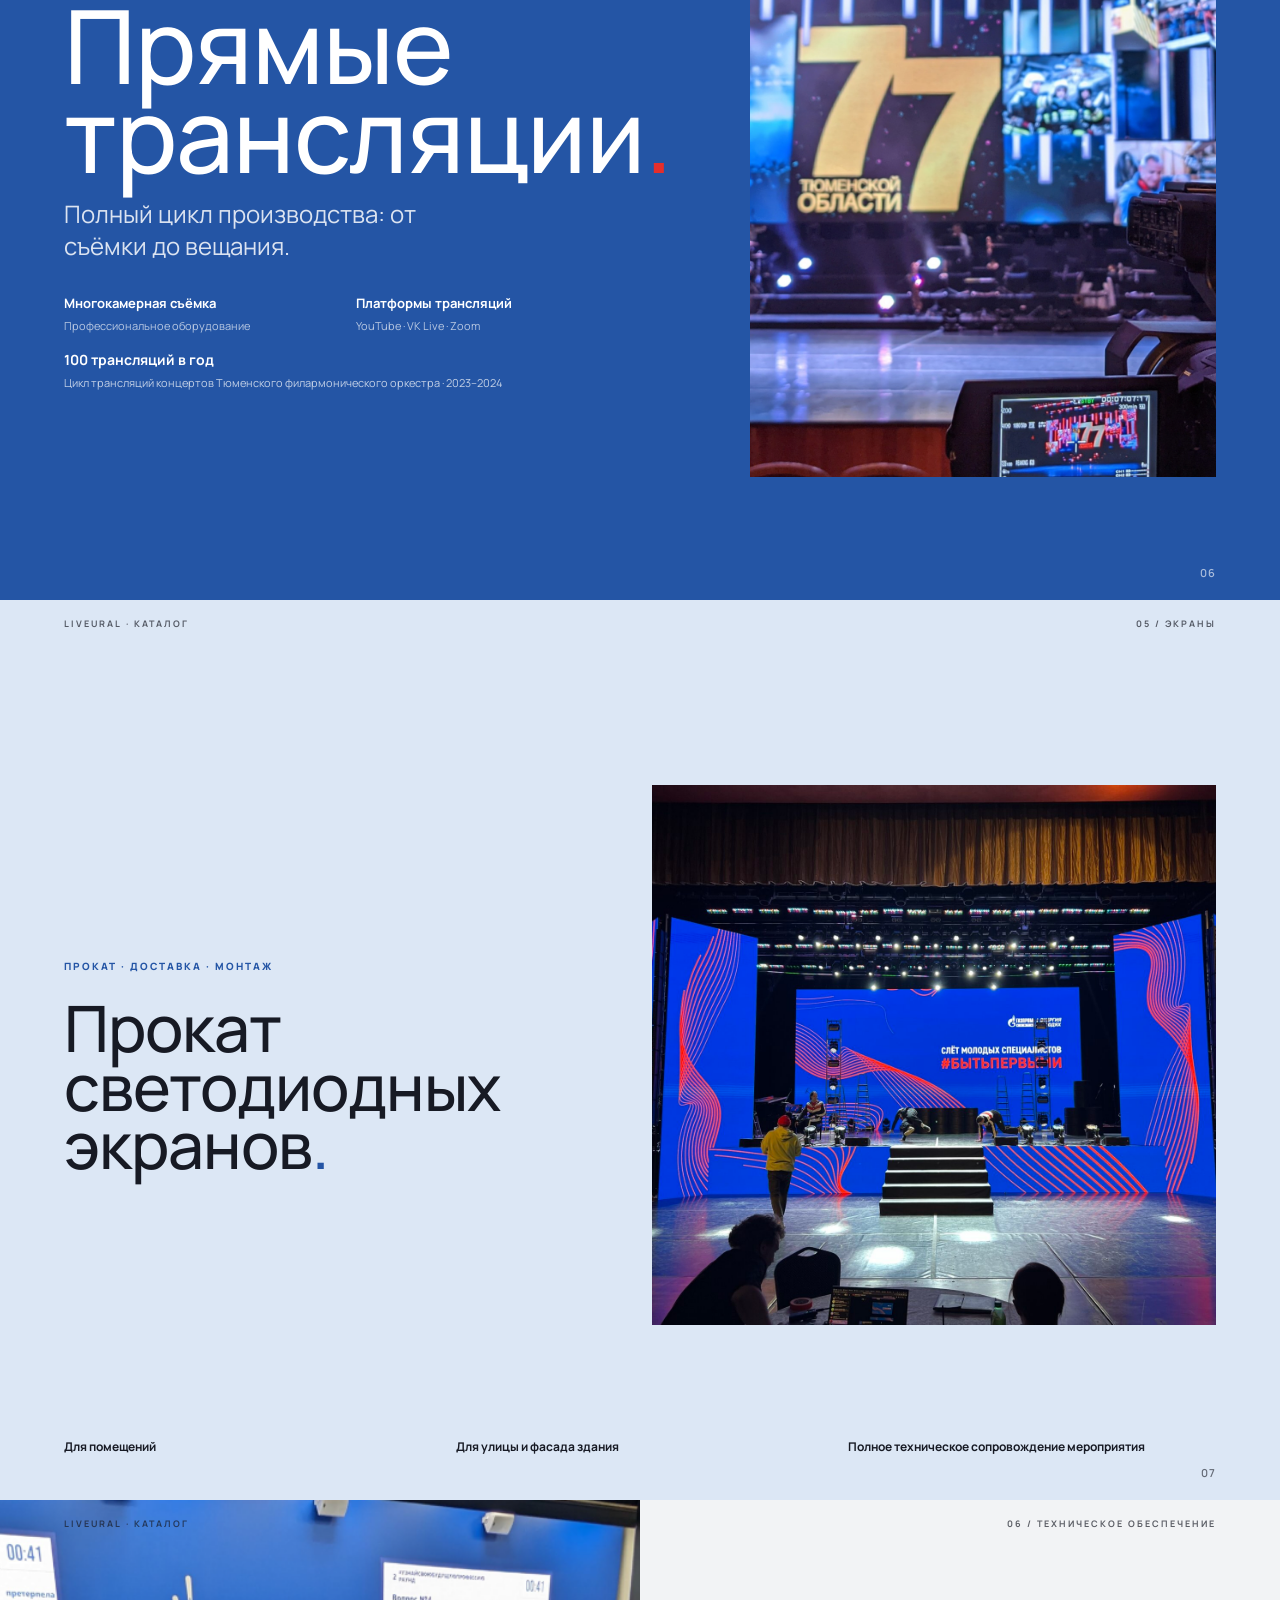
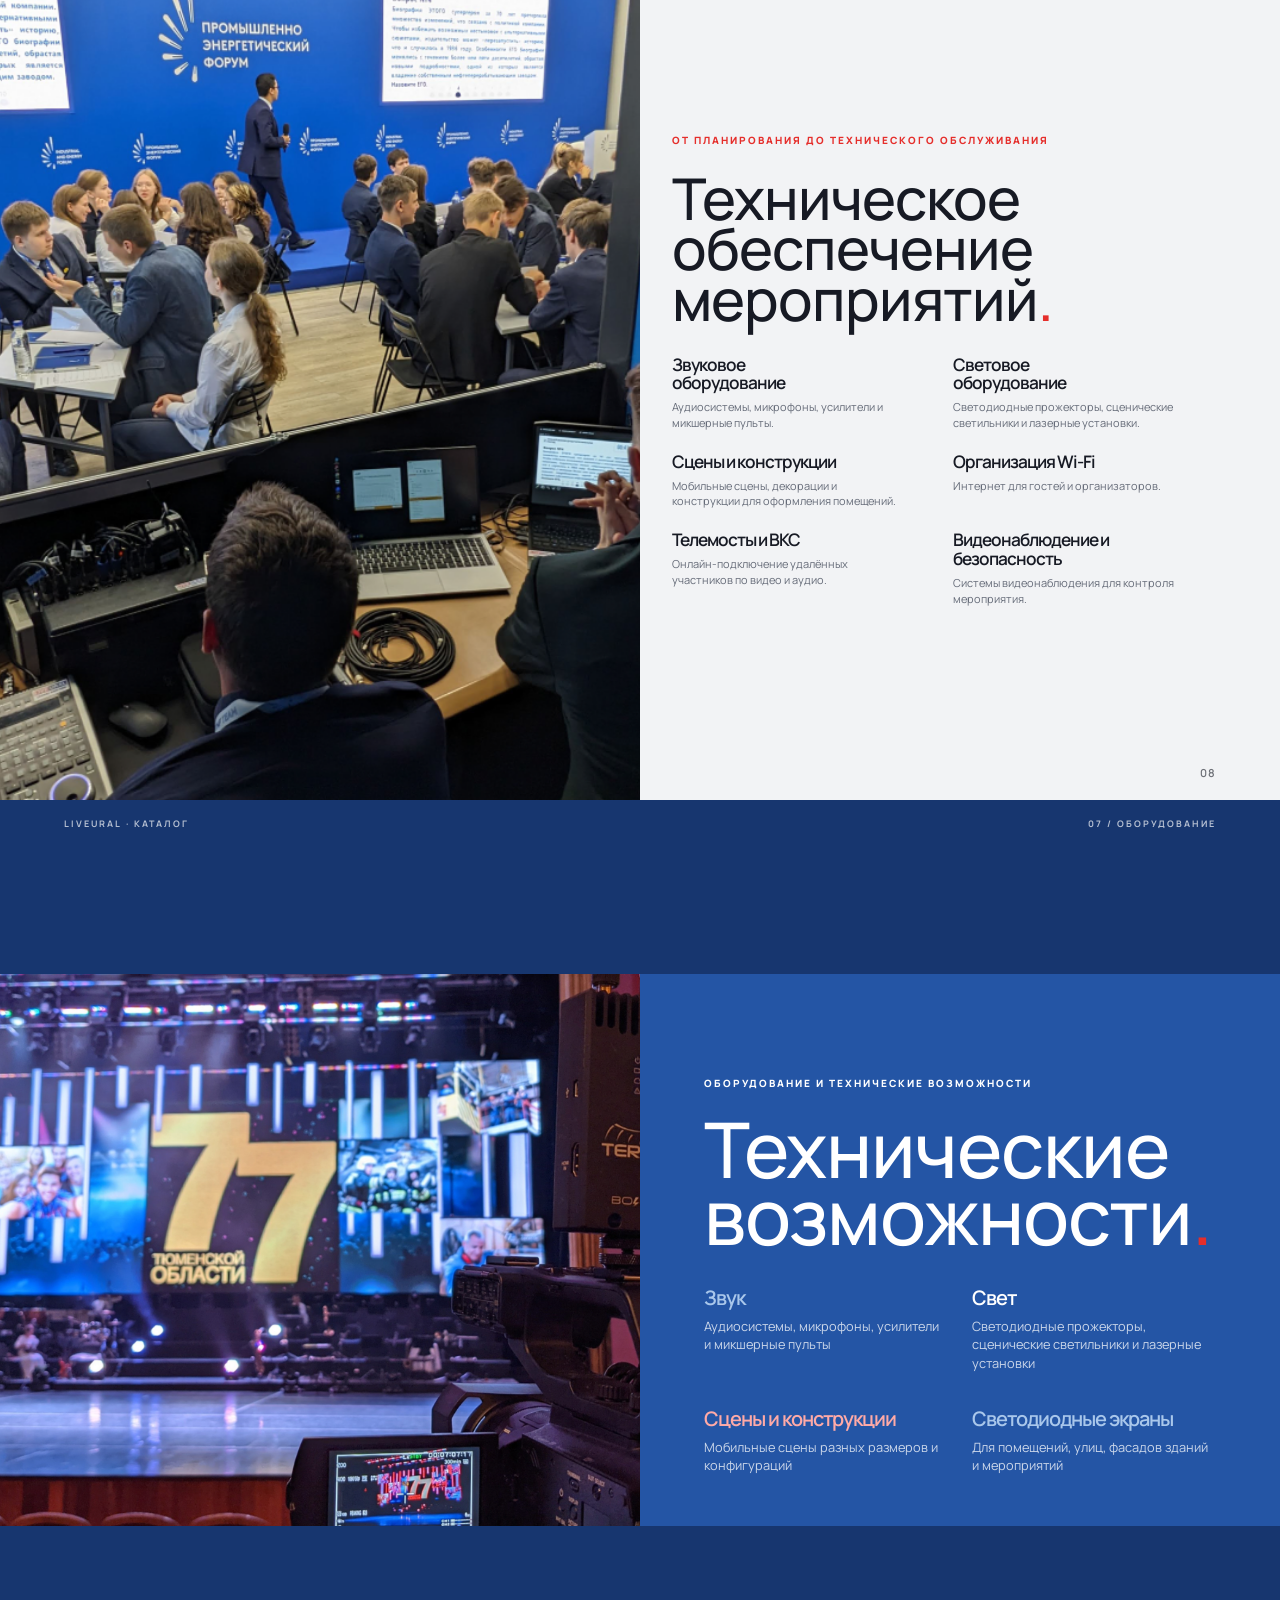
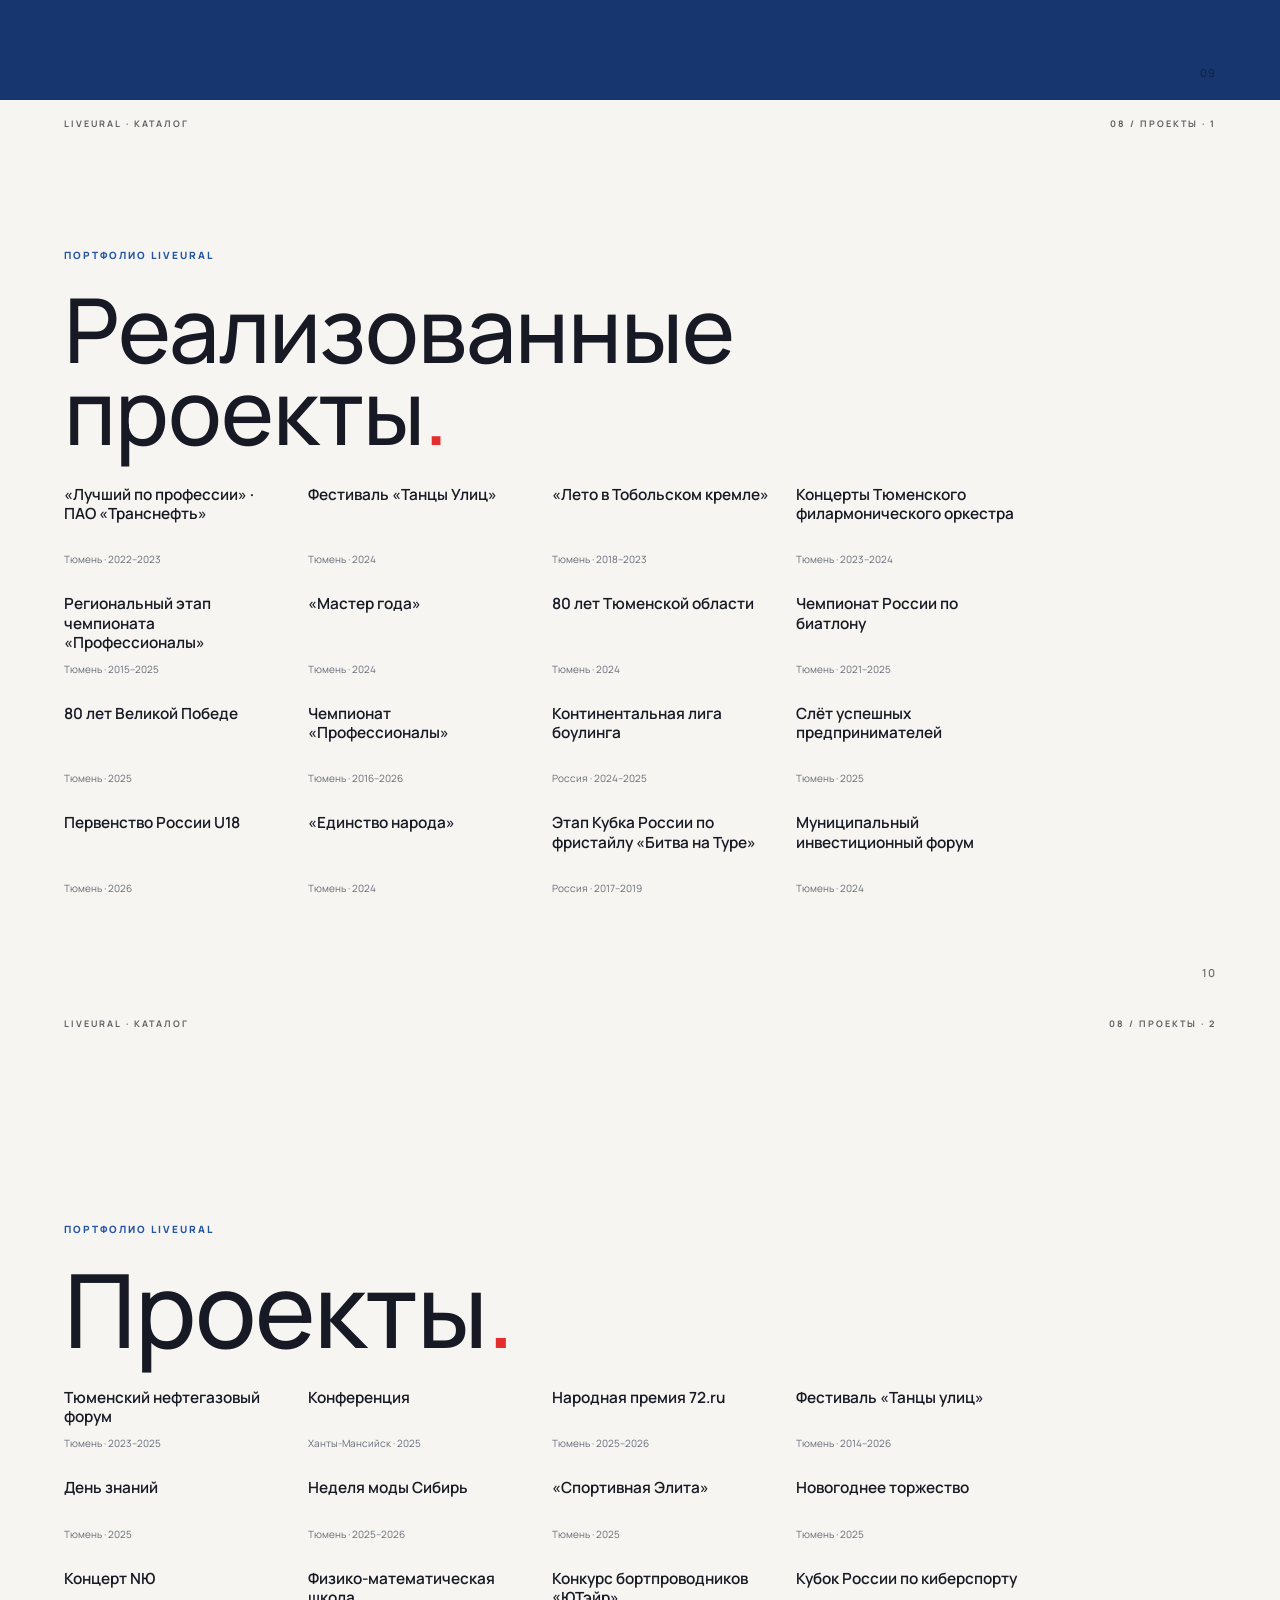
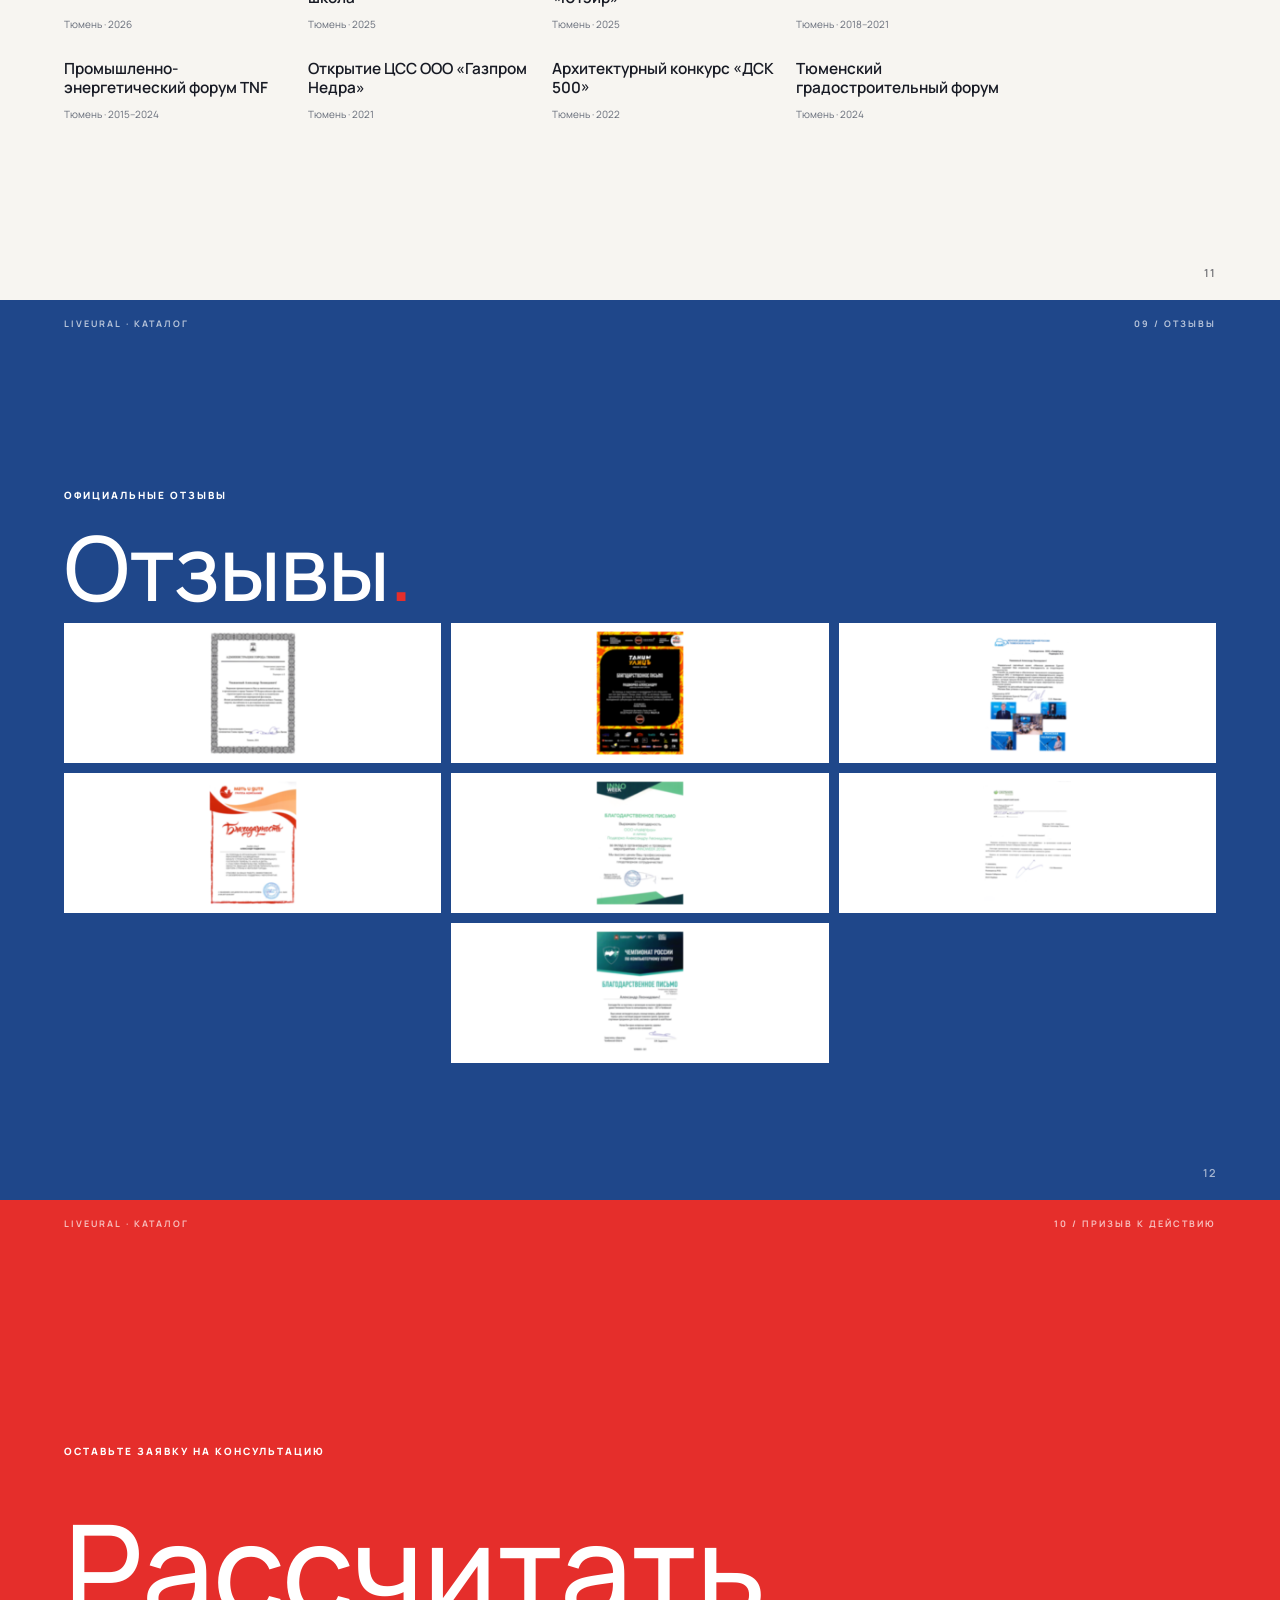
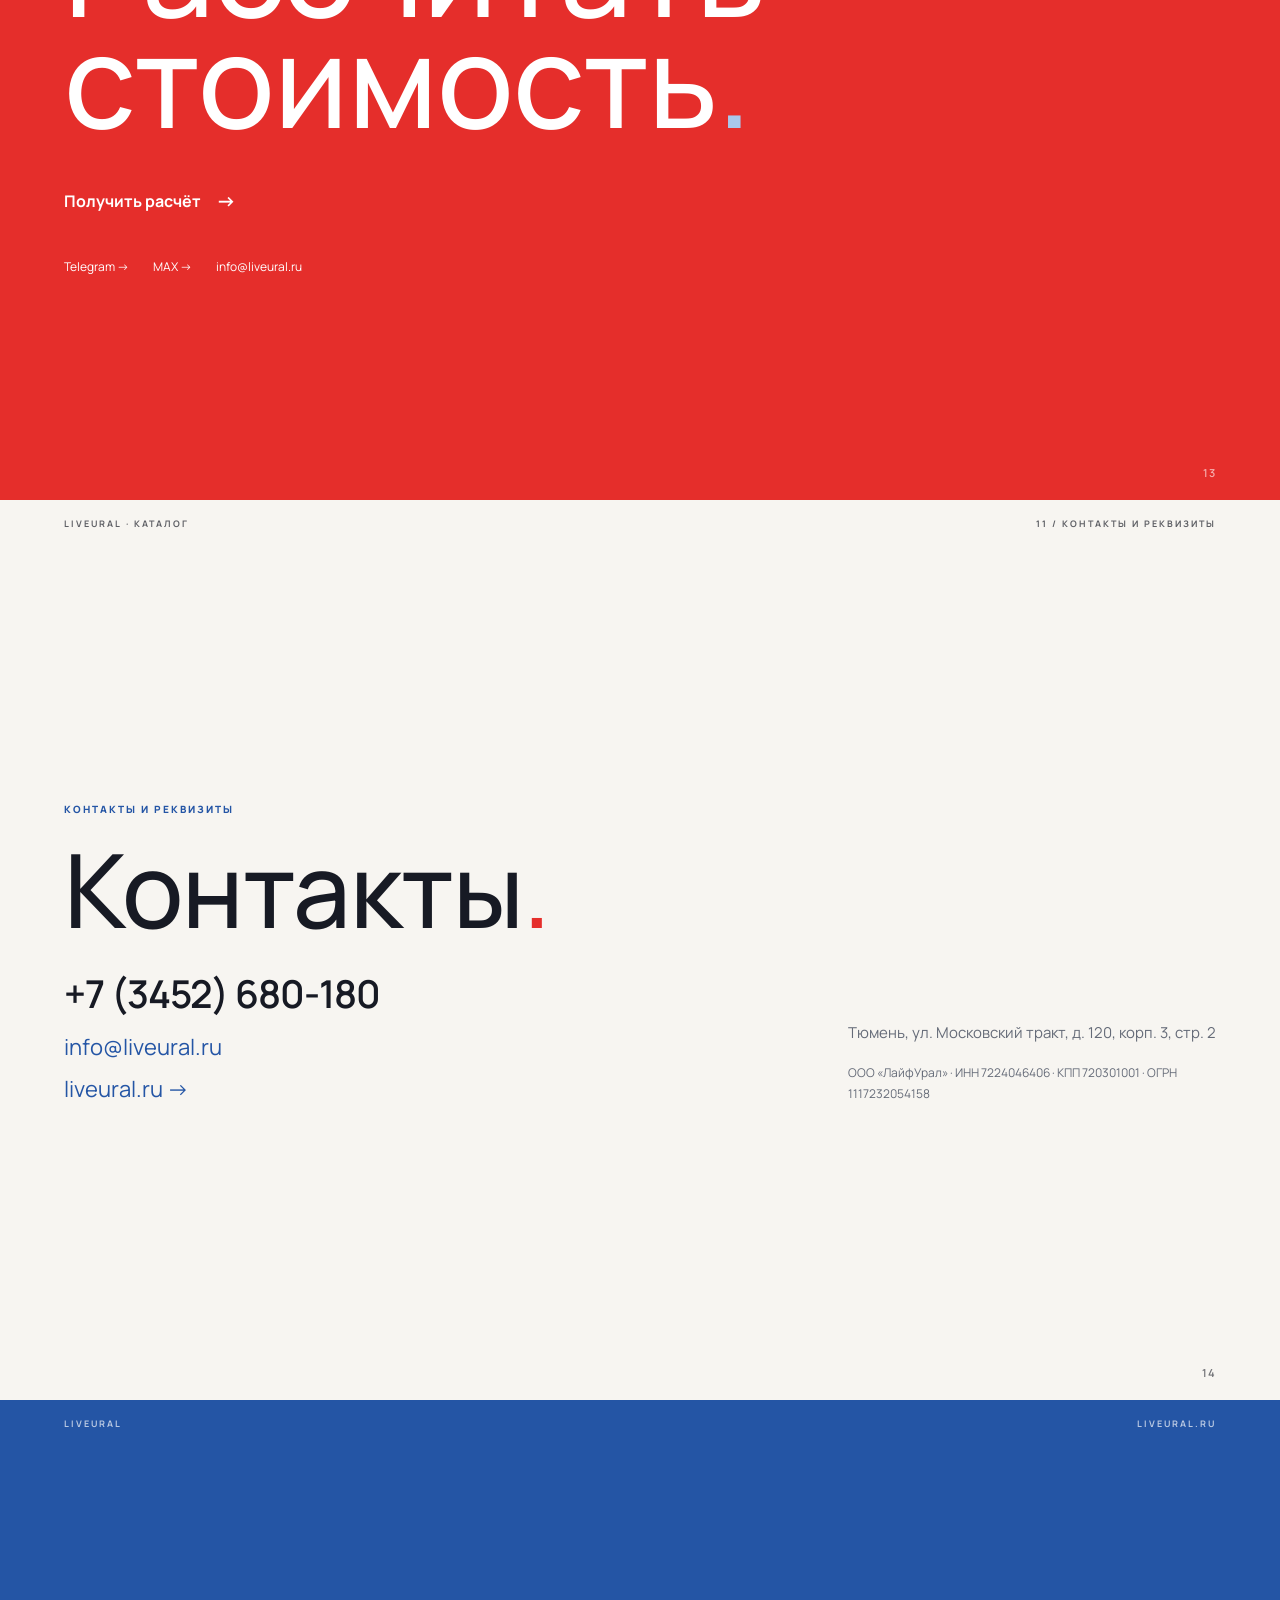
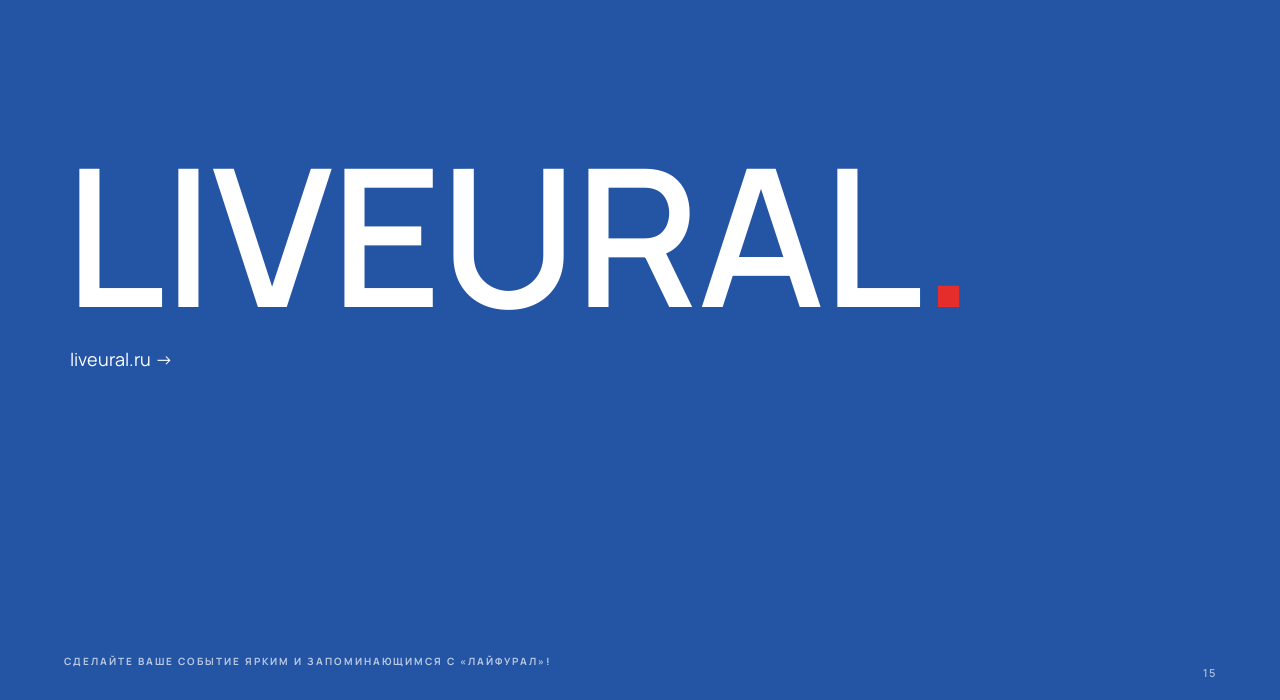
<file: color.html>
<!doctype html>
<html lang="ru">
<head>
  <meta charset="utf-8">
  <meta name="viewport" content="width=device-width, initial-scale=1">
  <meta name="theme-color" content="#2455a5">
  <meta name="description" content="Веб-каталог LiveUral: трансляции, экраны и техническое обеспечение мероприятий.">
  <title>LiveUral — каталог мероприятий · Цветовая версия</title>
  <link rel="stylesheet" href="styles-color.css?v=feedback-6">
  <script src="script.js" defer></script>
</head>
<body>
  <header class="chrome visually-hidden" role="progressbar" aria-label="Просмотр каталога" aria-valuemin="1" aria-valuemax="15" aria-valuenow="1">
    <div class="chrome__progress" aria-hidden="true"><i id="progress"></i></div>
    <span id="current" class="visually-hidden">01</span>
  </header>
  <nav class="rail" aria-label="Разделы каталога" id="rail"></nav>

  <main class="catalog" id="catalog">
    <section class="slide slide--cover blue" id="cover" data-name="Обложка" aria-label="Обложка">
      <div class="cover-photo"><img src="assets/site-about.jpg" alt="Трансляция фестиваля «Танцы улиц» силами команды LiveUral"></div>
      <div class="folio"><span>LIVEURAL · КАТАЛОГ</span><span>ПРЯМЫЕ ТРАНСЛЯЦИИ</span></div>
      <div class="cover-copy">
        <p class="eyebrow">ПРЯМЫЕ ТРАНСЛЯЦИИ · СВЕТОДИОДНЫЕ ЭКРАНЫ · ТЕХНИЧЕСКОЕ ОБЕСПЕЧЕНИЕ</p>
        <h1>LIVEURAL<span class="dot">.</span></h1>
        <p class="cover-line">Каталог услуг</p>
      </div>
    </section>

    <section class="slide slide--contents paper" id="contents" data-name="Содержание">
      <div class="folio"><span>LIVEURAL · КАТАЛОГ</span><span>СОДЕРЖАНИЕ</span></div>
      <div class="contents-heading"><p class="eyebrow blue-text">НАВИГАЦИЯ</p><h2>Содержание<span class="dot">.</span></h2></div>
      <div class="contents-grid">
        <ol>
          <li><a href="#about"><em>03</em><span>О компании</span></a></li>
          <li><a href="#clients"><em>04</em><span>Клиенты-компании</span></a></li>
          <li><a href="#formats"><em>05</em><span>Форматы мероприятий</span></a></li>
          <li><a href="#broadcast"><em>06</em><span>Прямые трансляции</span></a></li>
          <li><a href="#screens"><em>07</em><span>Светодиодные экраны</span></a></li>
          <li><a href="#technical"><em>08</em><span>Техническое обеспечение</span></a></li>
        </ol>
        <ol start="7">
          <li><a href="#equipment"><em>09</em><span>Оборудование и технические возможности</span></a></li>
          <li><a href="#projects"><em>10</em><span>Реализованные проекты</span></a></li>
          <li><a href="#projects-more"><em>11</em><span>Проекты · продолжение</span></a></li>
          <li><a href="#reviews"><em>12</em><span>Отзывы</span></a></li>
          <li><a href="#contact-cta"><em>13</em><span>Призыв к действию</span></a></li>
          <li><a href="#contacts"><em>14</em><span>Контакты и реквизиты</span></a></li>
          <li><a href="#back-cover"><em>15</em><span>Задняя обложка</span></a></li>
        </ol>
      </div>
      <div class="page-no">02</div>
    </section>

    <section class="slide slide--about" id="about" data-name="О компании">
      <div class="folio"><span>LIVEURAL · КАТАЛОГ</span><span>01 / О КОМПАНИИ</span></div>
      <div class="about-panel blue">
        <p class="eyebrow">ОПЫТ · ТЕХНИЧЕСКАЯ БАЗА</p>
        <h2>О компании<span class="dot">.</span></h2>
        <img src="assets/site-about.jpg" alt="Трансляция фестиваля «Танцы улиц» силами команды LiveUral" loading="lazy">
      </div>
      <div class="about-facts paper">
        <div class="about-story">
          <div class="about-proof">
            <div class="proof-years"><strong>15</strong><span>лет помогаем событиям звучать, светить и выходить в эфир</span></div>
            <div class="proof-team"><strong>14</strong><span>технических специалистов в команде</span></div>
            <div class="proof-streams"><strong>100</strong><span>трансляций в год выводят события в прямой эфир</span></div>
            <div class="proof-projects"><strong>200+</strong><span>проектов команда LiveUral реализовала на форумах, фестивалях, концертах и спортивных мероприятиях</span></div>
          </div>
          <p class="about-origin">LiveUral начала в 2011 году с трансляции конкурса «Российская студенческая весна».</p>
        </div>
      </div>
      <div class="page-no">03</div>
    </section>

    <section class="slide slide--clients paper" id="clients" data-name="Клиенты-компании">
      <div class="folio"><span>LIVEURAL · КАТАЛОГ</span><span>02 / КЛИЕНТЫ</span></div>
      <div class="clients-title"><p class="eyebrow blue-text">КЛИЕНТЫ И ОФИЦИАЛЬНЫЕ ОТЗЫВЫ</p><h2>Клиенты<span class="dot">.</span></h2></div>
      <div class="client-list">
        <div><strong>ПАО «Транснефть»</strong></div>
        <div><strong>ООО «Газпром Недра»</strong></div>
        <div><strong>Тюменский филармонический оркестр</strong></div>
        <div><strong>Ютэйр</strong></div>
        <div><strong>Администрация города Тюмени</strong></div>
        <div><strong>Танцы Улиц</strong></div>
        <div><strong>Женское движение Единой России</strong></div>
        <div><strong>«Мать и дитя»</strong></div>
        <div><strong>INNOWEEK 2018</strong></div>
        <div><strong>СберБанк</strong></div>
        <div><strong>Чемпионат России по компьютерному спорту</strong></div>
        <div><strong>Инфотех 2020</strong></div>
        <div><strong>Театральная революция</strong></div>
      </div>
      <div class="page-no">04</div>
    </section>

    <section class="slide slide--formats paper" id="formats" data-name="Форматы мероприятий">
      <div class="folio"><span>LIVEURAL · КАТАЛОГ</span><span>03 / ФОРМАТЫ</span></div>
      <div class="formats-copy">
        <h2>Форматы мероприятий<span class="dot">.</span></h2>
        <div class="formats-types"><span>Деловые форумы и конференции</span><span>Концерты и фестивали</span><span>Спортивные мероприятия</span><span>Корпоративные мероприятия</span></div>
      </div>
      <figure class="formats-photo photo-frame"><img src="assets/site-technical.png" alt="Техническое обеспечение промышленно-энергетического форума TNF" loading="lazy"><figcaption>TNF · ТЮМЕНЬ</figcaption></figure>
      <figure class="formats-detail photo-frame"><img src="assets/site-screens.jpg" alt="Светодиодные экраны на мероприятии LiveUral" loading="lazy"><figcaption>СВЕТОДИОДНЫЕ ЭКРАНЫ</figcaption></figure>
      <div class="page-no">05</div>
    </section>

    <section class="slide slide--broadcast blue" id="broadcast" data-name="Прямые трансляции">
      <div class="folio"><span>LIVEURAL · КАТАЛОГ</span><span>04 / ТРАНСЛЯЦИИ</span></div>
      <div class="broadcast-copy">
        <p class="eyebrow">ОРГАНИЗАЦИЯ ПРЯМЫХ ТРАНСЛЯЦИЙ</p>
        <h2>Прямые трансляции<span class="dot">.</span></h2>
        <p class="lead">Полный цикл производства: от съёмки до вещания.</p>
        <div class="broadcast-details"><div><b>Многокамерная съёмка</b><span>Профессиональное оборудование</span></div><div><b>Платформы трансляций</b><span>YouTube · VK Live · Zoom</span></div></div>
        <p class="broadcast-project"><strong>100 трансляций в год</strong><span>Цикл трансляций концертов Тюменского филармонического оркестра · 2023–2024</span></p>
      </div>
      <div class="broadcast-photo"><img src="assets/site-broadcast.png" alt="Видеокамера на мероприятии «80 лет Тюменской области»" loading="lazy"></div>
      <div class="page-no">06</div>
    </section>

    <section class="slide slide--screens paper" id="screens" data-name="Светодиодные экраны">
      <div class="folio"><span>LIVEURAL · КАТАЛОГ</span><span>05 / ЭКРАНЫ</span></div>
      <div class="screens-heading"><p class="eyebrow blue-text">ПРОКАТ · ДОСТАВКА · МОНТАЖ</p><h2>Прокат светодиодных экранов<span class="dot">.</span></h2></div>
      <div class="screens-image"><img src="assets/site-screens.jpg" alt="Светодиодные экраны на мероприятии LiveUral" loading="lazy"></div>
      <div class="screens-bottom"><span>Для помещений</span><span>Для улицы и фасада здания</span><span>Полное техническое сопровождение мероприятия</span></div>
      <div class="page-no">07</div>
    </section>

    <section class="slide slide--technical paper" id="technical" data-name="Техническое обеспечение">
      <div class="folio"><span>LIVEURAL · КАТАЛОГ</span><span>06 / ТЕХНИЧЕСКОЕ ОБЕСПЕЧЕНИЕ</span></div>
      <div class="technical-image photo-frame"><img src="assets/site-technical.png" alt="Техническая команда на промышленно-энергетическом форуме TNF" loading="lazy"></div>
      <div class="technical-copy">
        <div class="technical-head"><p class="eyebrow blue-text">ОТ ПЛАНИРОВАНИЯ ДО ТЕХНИЧЕСКОГО ОБСЛУЖИВАНИЯ</p><h2>Техническое обеспечение мероприятий<span class="dot">.</span></h2></div>
        <div class="technical-grid">
          <article><h3>Звуковое оборудование</h3><p>Аудиосистемы, микрофоны, усилители и микшерные пульты.</p></article>
          <article><h3>Световое оборудование</h3><p>Светодиодные прожекторы, сценические светильники и лазерные установки.</p></article>
          <article><h3>Сцены и конструкции</h3><p>Мобильные сцены, декорации и конструкции для оформления помещений.</p></article>
          <article><h3>Организация Wi-Fi</h3><p>Интернет для гостей и организаторов.</p></article>
          <article><h3>Телемосты и ВКС</h3><p>Онлайн-подключение удалённых участников по видео и аудио.</p></article>
          <article><h3>Видеонаблюдение и безопасность</h3><p>Системы видеонаблюдения для контроля мероприятия.</p></article>
        </div>
      </div>
      <div class="page-no">08</div>
    </section>

    <section class="slide slide--equipment" id="equipment" data-name="Оборудование и технические возможности">
      <div class="folio"><span>LIVEURAL · КАТАЛОГ</span><span>07 / ОБОРУДОВАНИЕ</span></div>
      <div class="equipment-image"><img src="assets/site-broadcast.png" alt="Профессиональная видеокамера на мероприятии LiveUral" loading="lazy"></div>
      <div class="equipment-copy blue">
        <p class="eyebrow">ОБОРУДОВАНИЕ И ТЕХНИЧЕСКИЕ ВОЗМОЖНОСТИ</p>
        <h2>Технические возможности<span class="dot">.</span></h2>
        <div class="equipment-grid"><article><h3>Звук</h3><p>Аудиосистемы, микрофоны, усилители и микшерные пульты</p></article><article><h3>Свет</h3><p>Светодиодные прожекторы, сценические светильники и лазерные установки</p></article><article><h3>Сцены и конструкции</h3><p>Мобильные сцены разных размеров и конфигураций</p></article><article><h3>Светодиодные экраны</h3><p>Для помещений, улиц, фасадов зданий и мероприятий</p></article></div>
      </div>
      <div class="page-no">09</div>
    </section>

    <section class="slide slide--projects paper" id="projects" data-name="Реализованные проекты · 1">
      <div class="folio"><span>LIVEURAL · КАТАЛОГ</span><span>08 / ПРОЕКТЫ · 1</span></div>
      <div class="projects-title"><p class="eyebrow blue-text">ПОРТФОЛИО LIVEURAL</p><h2>Реализованные проекты<span class="dot">.</span></h2></div>
      <div class="projects-list">
        <article><h3>«Лучший по профессии» · ПАО «Транснефть»</h3><time>Тюмень · 2022–2023</time></article>
        <article><h3>Фестиваль «Танцы Улиц»</h3><time>Тюмень · 2024</time></article>
        <article><h3>«Лето в Тобольском кремле»</h3><time>Тюмень · 2018–2023</time></article>
        <article><h3>Концерты Тюменского филармонического оркестра</h3><time>Тюмень · 2023–2024</time></article>
        <article><h3>Региональный этап чемпионата «Профессионалы»</h3><time>Тюмень · 2015–2025</time></article>
        <article><h3>«Мастер года»</h3><time>Тюмень · 2024</time></article>
        <article><h3>80 лет Тюменской области</h3><time>Тюмень · 2024</time></article>
        <article><h3>Чемпионат России по биатлону</h3><time>Тюмень · 2021–2025</time></article>
        <article><h3>80 лет Великой Победе</h3><time>Тюмень · 2025</time></article>
        <article><h3>Чемпионат «Профессионалы»</h3><time>Тюмень · 2016–2026</time></article>
        <article><h3>Континентальная лига боулинга</h3><time>Россия · 2024–2025</time></article>
        <article><h3>Слёт успешных предпринимателей</h3><time>Тюмень · 2025</time></article>
        <article><h3>Первенство России U18</h3><time>Тюмень · 2026</time></article>
        <article><h3>«Единство народа»</h3><time>Тюмень · 2024</time></article>
        <article><h3>Этап Кубка России по фристайлу «Битва на Туре»</h3><time>Россия · 2017–2019</time></article>
        <article><h3>Муниципальный инвестиционный форум</h3><time>Тюмень · 2024</time></article>
      </div>
      <div class="page-no">10</div>
    </section>

    <section class="slide slide--projects slide--projects-more paper" id="projects-more" data-name="Реализованные проекты · 2">
      <div class="folio"><span>LIVEURAL · КАТАЛОГ</span><span>08 / ПРОЕКТЫ · 2</span></div>
      <div class="projects-title"><p class="eyebrow blue-text">ПОРТФОЛИО LIVEURAL</p><h2>Проекты<span class="dot">.</span></h2></div>
      <div class="projects-list">
        <article><h3>Тюменский нефтегазовый форум</h3><time>Тюмень · 2023–2025</time></article>
        <article><h3>Конференция</h3><time>Ханты-Мансийск · 2025</time></article>
        <article><h3>Народная премия 72.ru</h3><time>Тюмень · 2025–2026</time></article>
        <article><h3>Фестиваль «Танцы улиц»</h3><time>Тюмень · 2014–2026</time></article>
        <article><h3>День знаний</h3><time>Тюмень · 2025</time></article>
        <article><h3>Неделя моды Сибирь</h3><time>Тюмень · 2025–2026</time></article>
        <article><h3>«Спортивная Элита»</h3><time>Тюмень · 2025</time></article>
        <article><h3>Новогоднее торжество</h3><time>Тюмень · 2025</time></article>
        <article><h3>Концерт NЮ</h3><time>Тюмень · 2026</time></article>
        <article><h3>Физико-математическая школа</h3><time>Тюмень · 2025</time></article>
        <article><h3>Конкурс бортпроводников «ЮТэйр»</h3><time>Тюмень · 2025</time></article>
        <article><h3>Кубок России по киберспорту</h3><time>Тюмень · 2018–2021</time></article>
        <article><h3>Промышленно-энергетический форум TNF</h3><time>Тюмень · 2015–2024</time></article>
        <article><h3>Открытие ЦСС ООО «Газпром Недра»</h3><time>Тюмень · 2021</time></article>
        <article><h3>Архитектурный конкурс «ДСК 500»</h3><time>Тюмень · 2022</time></article>
        <article><h3>Тюменский градостроительный форум</h3><time>Тюмень · 2024</time></article>
      </div>
      <div class="page-no">11</div>
    </section>

    <section class="slide slide--reviews blue" id="reviews" data-name="Официальные отзывы">
      <div class="folio"><span>LIVEURAL · КАТАЛОГ</span><span>09 / ОТЗЫВЫ</span></div>
      <div class="reviews-title"><p class="eyebrow">ОФИЦИАЛЬНЫЕ ОТЗЫВЫ</p><h2>Отзывы<span class="dot">.</span></h2></div>
      <div class="reviews-gallery">
        <img src="assets/review-city.png" alt="Благодарственное письмо Администрации города Тюмени" loading="lazy">
        <img src="assets/review-dance.png" alt="Благодарственное письмо фестиваля «Танцы Улиц»" loading="lazy">
        <img src="assets/review-women.png" alt="Благодарственное письмо Женского движения Единой России" loading="lazy">
        <img src="assets/review-mother.png" alt="Благодарственное письмо группы компаний «Мать и дитя»" loading="lazy">
        <img src="assets/review-innoweek.png" alt="Благодарственное письмо INNOWEEK 2018" loading="lazy">
        <img src="assets/review-sber.png" alt="Благодарственное письмо СберБанка" loading="lazy">
        <img src="assets/review-sports.png" alt="Благодарственное письмо Чемпионата России по компьютерному спорту" loading="lazy">
      </div>
      <div class="page-no">12</div>
    </section>

    <section class="slide slide--cta" id="contact-cta" data-name="Призыв к действию">
      <div class="folio"><span>LIVEURAL · КАТАЛОГ</span><span>10 / ПРИЗЫВ К ДЕЙСТВИЮ</span></div>
      <p class="eyebrow">ОСТАВЬТЕ ЗАЯВКУ НА КОНСУЛЬТАЦИЮ</p>
      <h2>Рассчитать стоимость<span class="dot">.</span></h2>
      <a class="cta-link" href="https://liveural.ru/">Получить расчёт <span>→</span></a>
      <div class="cta-options"><a href="https://t.me/liveural" target="_blank" rel="noreferrer">Telegram →</a><a href="https://max.ru/u/f9LHodD0cOJ2TGEFMwyHaGbDYndg3ylP5XB0aTMk_tQIsyMEhx5FuFCbqpo" target="_blank" rel="noreferrer">MAX →</a><a href="mailto:info@liveural.ru">info@liveural.ru</a></div>
      <div class="print-qr-group"><a href="https://t.me/liveural"><img src="assets/qr-telegram.svg" alt="QR-код Telegram LiveUral"><span>Telegram</span></a><a href="https://max.ru/u/f9LHodD0cOJ2TGEFMwyHaGbDYndg3ylP5XB0aTMk_tQIsyMEhx5FuFCbqpo"><img src="assets/qr-max.svg" alt="QR-код MAX LiveUral"><span>MAX</span></a></div>
      <div class="page-no">13</div>
    </section>

    <section class="slide slide--contacts paper" id="contacts" data-name="Контакты и реквизиты">
      <div class="folio"><span>LIVEURAL · КАТАЛОГ</span><span>11 / КОНТАКТЫ И РЕКВИЗИТЫ</span></div>
      <div class="contacts-copy"><p class="eyebrow blue-text">КОНТАКТЫ И РЕКВИЗИТЫ</p><h2>Контакты<span class="dot">.</span></h2><a class="phone" href="tel:+73452680180">+7 (3452) 680-180</a><a href="mailto:info@liveural.ru">info@liveural.ru</a><a href="https://liveural.ru/" target="_blank" rel="noreferrer">liveural.ru →</a></div>
      <div class="contacts-details"><address>Тюмень, ул. Московский тракт, д. 120, корп. 3, стр. 2</address><p>ООО «ЛайфУрал» · ИНН 7224046406 · КПП 720301001 · ОГРН 1117232054158</p></div>
      <div class="page-no">14</div>
    </section>

    <section class="slide slide--back blue" id="back-cover" data-name="Задняя обложка">
      <div class="folio"><span>LIVEURAL</span><span>LIVEURAL.RU</span></div>
      <div class="back-word">LIVEURAL<span class="dot">.</span></div>
      <a class="back-url" href="https://liveural.ru/" target="_blank" rel="noreferrer">liveural.ru →</a>
      <img class="back-qr print-qr" src="assets/qr-liveural.svg" alt="QR-код сайта liveural.ru">
      <div class="back-note">СДЕЛАЙТЕ ВАШЕ СОБЫТИЕ ЯРКИМ И ЗАПОМИНАЮЩИМСЯ С «ЛАЙФУРАЛ»!</div>
      <div class="page-no">15</div>
    </section>
  </main>
</body>
</html>
</file>
<file: styles.css>
@import url('https://fonts.googleapis.com/css2?family=Manrope:wght@400;500;600;700;800&display=swap');

:root {
  --blue: #201ead;
  --blue-dark: #16147f;
  --paper: #f7f6f2;
  --ink: #17182a;
  --muted: #656779;
  --white: #fff;
  --page-pad: clamp(19px, 5vw, 80px);
  font-family: Manrope, Inter, "Helvetica Neue", Arial, sans-serif;
  color: var(--ink);
  background: var(--paper);
  font-synthesis: none;
  text-rendering: optimizeLegibility;
}

* { box-sizing: border-box; }
html { scroll-behavior: smooth; scroll-snap-type: y mandatory; }
body { margin: 0; }
a { color: inherit; }
button, a { -webkit-tap-highlight-color: transparent; }
a:focus-visible, button:focus-visible { outline: 2px solid #f3c94e; outline-offset: 4px; }

.chrome { position: fixed; z-index: 20; inset: 0 auto auto 0; pointer-events: none; }
.visually-hidden { position: absolute; width: 1px; height: 1px; padding: 0; margin: -1px; overflow: hidden; clip: rect(0,0,0,0); white-space: nowrap; border: 0; }
.rail { display: none; }
.controls { position: fixed; z-index: 21; right: var(--page-pad); bottom: 20px; display: flex; gap: 6px; }
.controls button { width: 39px; height: 39px; border: 0; background: transparent; color: var(--ink); font: inherit; font-size: 20px; cursor: pointer; transition: color 200ms ease; }
.controls button:hover { background: transparent; color: var(--blue); }
.controls.is-dark button { background: transparent; color: white; }
.controls.is-dark button:hover { background: transparent; color: white; }

.catalog { width: 100%; }
.slide { position: relative; min-height: 100svh; padding: 64px var(--page-pad) 45px; overflow: hidden; scroll-snap-align: start; scroll-snap-stop: always; isolation: isolate; }
.paper { background: var(--paper); color: var(--ink); }
.blue { background: var(--blue); color: var(--white); }
.folio { position: absolute; z-index: 3; left: var(--page-pad); right: var(--page-pad); top: 19px; display: flex; justify-content: space-between; gap: 13px; font-size: 9px; line-height: 120%; font-weight: 700; letter-spacing: 2px; text-transform: uppercase; opacity: .68; }
.eyebrow { margin: 0 0 13px; font-size: 10px; line-height: 150%; font-weight: 800; letter-spacing: 2px; text-transform: uppercase; }
.blue-text { color: var(--blue); }
.dot { color: #8f9aff; }
.blue .dot { color: #b4c2ff; }
.page-no { position: absolute; right: var(--page-pad); bottom: 20px; z-index: 2; font-size: 11px; font-weight: 600; letter-spacing: 1px; opacity: .6; }
.small-note { color: var(--muted); font-size: 12px; line-height: 150%; }
.photo-frame { position: relative; margin: 0; overflow: hidden; background: #d9d9df; }
.photo-frame img { display: block; width: 100%; height: 100%; object-fit: cover; }
.photo-frame figcaption { position: absolute; left: 14px; bottom: 12px; color: white; font-size: 9px; font-weight: 800; letter-spacing: 2px; }

/* Cover */
.slide--cover { display: flex; align-items: center; background: var(--blue); }
.cover-photo { position: absolute; z-index: 0; inset: 0; overflow: hidden; }
.cover-photo img { width: 100%; height: 100%; object-fit: cover; display: block; filter: saturate(.8); }
.cover-photo::after { content: ""; position: absolute; inset: 0; background: rgba(32,30,173,.66); }
.cover-copy { position: relative; z-index: 2; width: min(1056px, 78vw); padding: 3vh 0 0 2vw; }
.cover-copy .eyebrow { margin-bottom: clamp(18px, 3vw, 38px); }
.cover-copy h1 { margin: 0; font-size: clamp(88px, 15vw, 232px); line-height: 78%; letter-spacing: -2px; font-weight: 600; }
.cover-copy h1 .dot { color: #a7afff; }
.cover-line { margin: 28px 0 0 7px; font-size: clamp(16px, 2vw, 22px); letter-spacing: 0px; }
.scroll-cue { position: absolute; bottom: 32px; left: var(--page-pad); display: flex; align-items: center; gap: 9px; color: white; text-decoration: none; font-size: 11px; letter-spacing: 1px; opacity: .78; }

/* Contents */
.slide--contents { padding-top: 102px; }
.contents-heading h2, .clients-title h2, .screens-heading h2, .projects-title h2, .contacts-copy h2 { margin: 0; font-size: clamp(48px, 7vw, 112px); font-weight: 500; letter-spacing: -1px; line-height: 92%; }
.contents-grid { position: relative; z-index: 2; display: grid; grid-template-columns: minmax(272px, 1fr) minmax(272px, 1fr); gap: clamp(18px, 6vw, 90px); width: min(1248px, 82%); margin-top: clamp(33px, 6vh, 64px); }
.contents-grid ol { list-style: none; margin: 0; padding: 0; }
.contents-grid a { min-height: 56px; display: grid; grid-template-columns: 48px 1fr; align-items: center; text-decoration: none; transition: color 200ms, padding 200ms; }
.contents-grid a:hover { color: var(--blue); padding-left: 4px; }
.contents-grid em { font-style: normal; font-size: 10px; color: var(--blue); font-weight: 700; }
.contents-grid span { font-size: clamp(14px, 1vw, 17px); font-weight: 600; }

/* About */
.slide--about { display: grid; grid-template-columns: 51fr 49fr; padding: 0; min-height: 100svh; }
.slide--about .folio { color: var(--ink); mix-blend-mode: normal; }
.slide--about .folio span:first-child { color: white; }
.about-panel { position: relative; padding: 109px 42px 38px var(--page-pad); overflow: hidden; }
.about-panel h2 { position: relative; z-index: 2; max-width: 9ch; margin: 0; font-size: clamp(64px, 9vw, 144px); line-height: 86%; font-weight: 500; letter-spacing: -2px; }
.about-panel img { position: absolute; left: 0; bottom: 0; width: 100%; height: 36%; object-fit: cover; filter: saturate(.72); mix-blend-mode: luminosity; opacity: .78; }
.about-facts { display: flex; align-items: center; padding: 90px clamp(26px, 4vw, 64px) 45px; }
.about-story { width: 100%; max-width: 640px; }
.about-proof { display: grid; grid-template-columns: 1fr 1fr; align-items: start; gap: var(--grid-gap); }
.about-proof > div { display: flex; flex-direction: column; align-items: flex-start; }
.about-proof strong { color: var(--blue); font-size: clamp(64px, 7vw, 88px); line-height: 90%; font-weight: 500; letter-spacing: -2px; }
.about-proof span { max-width: 19ch; margin-top: 6px; color: var(--muted); font-size: 12px; line-height: 130%; }
.about-origin { max-width: 42ch; margin: 19px 0 0; color: var(--muted); font-size: 11px; line-height: 140%; }

/* Clients */
.clients-title h2 { font-size: clamp(72px, 11vw, 160px); }
.client-list { display: grid; grid-template-columns: repeat(3, 1fr); gap: var(--grid-gap); margin-top: clamp(26px, 4vh, 51px); }
.client-list > div { min-height: 104px; display: flex; flex-direction: column; justify-content: center; }
.client-list small { color: var(--blue); font-size: 9px; font-weight: 800; letter-spacing: 2px; }
.client-list strong { margin-top: 6px; font-size: clamp(17px, 2vw, 29px); line-height: 112%; letter-spacing: -1px; font-weight: 600; }
.client-list .serif { font-family: Georgia, serif; font-weight: 400; letter-spacing: -1px; }

/* Formats */
.slide--formats { display: grid; grid-template-columns: 2fr 2fr 1fr; grid-template-rows: auto 1fr; gap: 13px; padding-top: 64px; padding-bottom: 51px; }
.formats-copy { grid-row: 2; padding-top: 26px; align-self: center; }
.formats-copy h2, .broadcast-copy h2, .technical-head h2, .equipment-copy h2, .reviews-title h2, .slide--cta h2 { margin: 0; font-size: clamp(54px, 7vw, 122px); line-height: 87%; font-weight: 500; letter-spacing: -1px; }
.formats-copy h2 { max-width: 11ch; font-size: clamp(43px, 5vw, 77px); }
.formats-types { display: grid; grid-template-columns: 1fr 1fr; gap: var(--grid-gap); margin-top: 26px; }
.formats-types span { max-width: 18ch; font-size: clamp(16px, 2vw, 21px); line-height: 112%; font-weight: 550; letter-spacing: -1px; }
.formats-photo { grid-row: 2; height: min(62vh, 672px); min-height: 416px; align-self: center; }
.formats-detail { grid-row: 2; height: min(35vh, 400px); min-height: 240px; align-self: end; margin-bottom: 13px; }

/* Broadcast */
.slide--broadcast { display: grid; grid-template-columns: 20fr 17fr; align-items: center; gap: 3vw; padding-top: 77px; }
.broadcast-copy { max-width: 656px; }
.broadcast-copy h2 { font-size: clamp(64px, 8vw, 128px); }
.broadcast-copy h2 { max-width: 12ch; }
.lead { max-width: 400px; margin: 19px 0 31px; font-size: clamp(18px, 2vw, 24px); line-height: 135%; color: rgba(255,255,255,.84); }
.broadcast-details { display: grid; grid-template-columns: 1fr 1fr; gap: 19px; max-width: 640px; }
.broadcast-details div { display: flex; flex-direction: column; gap: 6px; }
.broadcast-details b { font-size: 13px; }
.broadcast-details span { max-width: 208px; font-size: 11px; line-height: 140%; color: rgba(255,255,255,.68); }
.broadcast-project { display: flex; flex-direction: column; gap: 6px; margin: 17px 0 0; }
.broadcast-project strong { font-size: 14px; }
.broadcast-project span { max-width: 560px; color: rgba(255,255,255,.72); font-size: 11px; line-height: 140%; }
.broadcast-photo { position: relative; height: min(67vh, 608px); align-self: center; overflow: hidden; }
.broadcast-photo img { display: block; width: 100%; height: 100%; object-fit: cover; }

/* LED screens */
.slide--screens { padding-top: 92px; }
.screens-heading { position: relative; z-index: 2; max-width: 47%; }
.screens-heading h2 { max-width: 100%; font-size: clamp(43px, 5vw, 83px); }
.screens-image { position: absolute; top: 16%; right: var(--page-pad); width: 47%; height: 60%; overflow: hidden; }
.screens-image img { width: 100%; height: 100%; object-fit: cover; display: block; }
.screens-bottom { position: absolute; bottom: 64px; left: var(--page-pad); right: var(--page-pad); display: grid; grid-template-columns: repeat(3,1fr); gap: 13px; }
.screens-bottom span { font-size: 12px; font-weight: 700; }

/* Technical */
.slide--technical { display: grid; grid-template-columns: 10fr 11fr; grid-template-rows: 1fr auto; gap: 18px 4vw; padding-top: 77px; padding-bottom: 64px; }
.technical-head { grid-column: 1; grid-row: 1; align-self: center; }
.technical-head h2 { font-size: clamp(59px, 7vw, 112px); }
.technical-head h2 { max-width: 12ch; font-size: clamp(48px, 6vw, 93px); }
.technical-image { grid-column: 2; grid-row: 1; height: min(42vh, 448px); align-self: center; }
.technical-grid { grid-column: 1 / -1; grid-row: 2; display: grid; grid-template-columns: repeat(3, minmax(0, 1fr)); gap: var(--grid-gap); }
.technical-grid article { min-width: 0; }
.technical-grid h3 { max-width: 16ch; margin: 0; font-size: clamp(16px, 2vw, 23px); line-height: 108%; font-weight: 600; letter-spacing: -1px; }
.technical-grid p { max-width: 32ch; margin: 6px 0 0; color: var(--muted); font-size: clamp(12px, 1vw, 13px); line-height: 145%; }

/* Equipment */
.slide--equipment { display: grid; grid-template-columns: 54fr 46fr; padding: 0; }
.equipment-image { grid-column: 1; grid-row: 1; height: 100%; overflow: hidden; }
.equipment-image img { display: block; width: 100%; height: 100%; object-fit: cover; }
.equipment-copy { grid-column: 2; grid-row: 1; display: flex; flex-direction: column; justify-content: center; padding: 102px clamp(26px, 4vw, 70px) 51px; }
.equipment-copy h2 { max-width: 12ch; font-size: clamp(48px, 6vw, 90px); }
.equipment-grid { display: grid; grid-template-columns: 1fr 1fr; gap: var(--grid-gap); margin-top: 26px; }
.equipment-grid article { padding-top: 8px; }
.equipment-grid h3 { margin: 0; font-size: clamp(16px, 2vw, 20px); font-weight: 600; letter-spacing: -1px; }
.equipment-grid p { margin: 6px 0 0; color: rgba(255,255,255,.76); font-size: clamp(12px, 1vw, 13px); line-height: 145%; }
.equipment-copy .small-note { color: rgba(255,255,255,.68); max-width: 288px; }
.slide--equipment .folio { color: white; mix-blend-mode: normal; }

/* Projects */
.projects-title h2 { font-size: clamp(51px, 7vw, 107px); }
.projects-title h2 { max-width: 15ch; }
.projects-list { display: grid; grid-template-columns: 1fr 1fr; gap: var(--grid-gap); margin-top: clamp(26px, 4vh, 49px); }
.projects-list article { display: flex; flex-direction: column; justify-content: space-between; gap: 17px; min-height: 120px; padding: 13px 0; }
.projects-list h3 { max-width: 38ch; margin: 0; font-size: clamp(15px, 1vw, 20px); font-weight: 600; letter-spacing: -0px; }
.projects-list time { color: var(--muted); font-size: 12px; }

/* Reviews */
.slide--reviews { display: grid; grid-template-columns: 1fr 1fr; align-items: center; }
.reviews-title h2 { font-size: clamp(80px, 10vw, 160px); }
.reviews-content { position: relative; align-self: center; padding: 38px 13px 26px 38px; }
.reviews-content ul { list-style: none; display: grid; grid-template-columns: 1fr 1fr; gap: var(--grid-gap); margin: 0; padding: 0; }
.reviews-content li { padding: 3px 0; font-size: clamp(14px, 1vw, 17px); line-height: 130%; }
.reviews-content p { margin: 17px 0; font-size: clamp(18px, 2vw, 30px); }
.review-note { display: block; margin-top: 38px; font-size: 11px; opacity: .65; }

/* CTA */
.slide--cta { display: flex; flex-direction: column; justify-content: center; color: white; background: #11121b; }
.slide--cta .folio { color: white; }
.slide--cta > :not(.folio):not(.page-no) { position: relative; z-index: 1; margin-left: 3vw; }
.slide--cta .eyebrow { color: #b8bcff; margin-bottom: 18px; }
.slide--cta h2 { font-size: clamp(70px, 10vw, 160px); }
.slide--cta h2 { max-width: 13ch; }
.slide--cta .dot { color: #a5abff; }
.cta-link { display: inline-flex; align-items: center; gap: 15px; width: fit-content; margin-top: 28px; text-decoration: none; font-size: 16px; font-weight: 700; }
.cta-link span { font-size: 20px; transition: transform 200ms; }
.cta-link:hover span { transform: translate(3px,-3px); }
.cta-options { position: relative; z-index: 1; display: flex; flex-wrap: wrap; gap: var(--grid-gap); margin: 20px 0 0 3vw; color: rgba(255,255,255,.76); font-size: 12px; }
.cta-options a { text-decoration: none; }
.cta-options a:hover { color: white; }

/* Contacts and closing */
.slide--contacts { display: grid; grid-template-columns: 5fr 3fr; align-items: end; padding-top: 102px; padding-bottom: 90px; }
.contacts-copy h2 { margin-bottom: 31px; font-size: clamp(64px, 8vw, 128px); }
.contacts-copy > a { display: block; width: fit-content; margin-top: 12px; color: var(--blue); font-size: clamp(16px, 2vw, 22px); text-decoration: none; }
.contacts-copy > a:hover { color: var(--ink); }
.contacts-copy .phone { color: var(--ink); font-size: clamp(25px, 3vw, 50px); letter-spacing: -1px; font-weight: 600; }
.contacts-details { align-self: end; }
.contacts-details address { margin-bottom: 18px; color: var(--muted); font-size: clamp(15px, 1vw, 20px); line-height: 165%; font-style: normal; }
.contacts-details p { margin: 0; color: var(--muted); font-size: 12px; line-height: 170%; }
.slide--back { display: flex; flex-direction: column; justify-content: center; }
.back-word { position: relative; z-index: 1; font-size: clamp(80px, 15vw, 224px); font-weight: 600; letter-spacing: -2px; line-height: 90%; }
.back-url { position: relative; z-index: 1; width: fit-content; margin: 26px 0 0 6px; font-size: 18px; text-decoration: none; }
.back-note { position: absolute; left: var(--page-pad); bottom: 32px; font-size: 10px; letter-spacing: 2px; font-weight: 700; opacity: .68; }
.print-qr-group, .print-qr { display: none; }

@media (max-width: 820px) {
  html { scroll-snap-type: y proximity; }
  .rail { display: none; }
  .slide { padding: 64px 19px 51px; min-height: 100svh; }
  .folio { left: 24px; right: 24px; top: 16px; font-size: 8px; }
  .page-no { right: 24px; }
  .cover-copy { width: 100%; padding-left: 3px; }
  .cover-copy h1 { font-size: clamp(69px, 19vw, 144px); }
  .contents-grid { width: 100%; grid-template-columns: 1fr; gap: 0; margin-top: 26px; }
  .contents-grid ol:nth-child(2) { margin-top: 0; }
  .contents-grid a { min-height: 45px; grid-template-columns: 37px 1fr; }
  .contents-grid span { font-size: 13px; }
  .slide--contents { padding-top: 77px; }
  .slide--about { display: flex; flex-direction: column; padding: 0; }
  .about-panel { min-height: 45svh; padding: 77px 19px 0; }
  .about-panel h2 { font-size: clamp(64px, 15vw, 112px); }
  .about-panel img { height: 38%; }
  .about-facts { flex: 1; padding: 19px 19px 45px; }
  .about-proof { column-gap: 13px; row-gap: 19px; }
  .about-proof strong { font-size: 58px; }
  .about-proof span { margin-top: 4px; font-size: 11px; }
  .about-origin { margin-top: 13px; font-size: 10px; }
  .client-list { grid-template-columns: repeat(2, 1fr); margin-top: 26px; }
  .client-list > div { min-height: 96px; padding-right: 10px; }
  .client-list > div:nth-child(2n + 1) { padding-left: 0; }
  .client-list > div:nth-child(2n) { padding-left: 10px; }
  .client-list strong { font-size: clamp(19px, 5vw, 32px); }
  .slide--formats { display: flex; flex-direction: column; gap: 11px; padding-top: 64px; }
  .formats-copy { padding-top: 6px; }
  .formats-copy h2 { font-size: 48px; }
  .formats-types { gap: 10px 13px; margin-top: 15px; }
  .formats-types span { font-size: 14px; }
  .formats-photo { height: 23vh; min-height: 144px; }
  .formats-detail { position: absolute; width: 29%; height: 208px; right: 24px; bottom: 80px; min-height: 0; }
  .slide--broadcast { display: flex; flex-direction: column; align-items: stretch; gap: 15px; padding-top: 64px; }
  .broadcast-copy h2 { font-size: clamp(61px, 14vw, 96px); }
  .lead { margin: 13px 0; }
  .broadcast-details { gap: 10px; }
  .broadcast-photo { height: 32vh; min-height: 192px; }
  .slide--screens { padding-top: 77px; }
  .screens-heading { max-width: 100%; }
  .screens-heading h2 { font-size: clamp(54px, 12vw, 88px); }
  .screens-image { position: relative; top: auto; right: auto; width: 100%; height: 34vh; margin-top: 26px; }
  .screens-bottom { position: static; grid-template-columns: 1fr; gap: 6px; margin-top: 15px; }
  .screens-bottom span { padding-top: 6px; font-size: 11px; }
  .slide--technical { display: flex; flex-direction: column; gap: 13px; padding-top: 64px; }
  .technical-head h2 { font-size: clamp(48px, 10vw, 67px); }
  .technical-image { height: 24vh; width: 100%; min-height: 144px; }
  .technical-grid { grid-template-columns: repeat(2, minmax(0, 1fr)); column-gap: 13px; row-gap: 15px; }
  .technical-grid h3 { font-size: 15px; }
  .technical-grid p { margin-top: 4px; font-size: 11px; line-height: 140%; }
  .slide--equipment { display: flex; flex-direction: column; padding: 0; }
  .equipment-image { min-height: 38svh; height: 38svh; }
  .equipment-copy { flex: 1; padding: 26px 19px 51px; }
  .equipment-copy h2 { font-size: 64px; }
  .equipment-grid { gap: 10px 13px; margin-top: 13px; }
  .equipment-grid h3 { font-size: 15px; }
  .equipment-grid p { font-size: 11px; line-height: 140%; }
  .slide--projects { padding-top: 77px; }
  .projects-title h2 { font-size: clamp(51px, 11vw, 80px); }
  .projects-list { margin-top: 19px; }
  .projects-list { grid-template-columns: 1fr; gap: 0; }
  .projects-list article { gap: 7px; min-height: 66px; }
  .projects-list time { font-size: 10px; }
  .projects-list h3 { font-size: 13px; }
  .slide--reviews { display: flex; flex-direction: column; align-items: flex-start; justify-content: center; gap: 26px; }
  .reviews-title h2 { font-size: 86px; }
  .reviews-content { padding-left: 19px; }
  .reviews-content ul { grid-template-columns: 1fr 1fr; gap: 6px 10px; }
  .slide--cta { align-items: flex-start; }
  .slide--cta > :not(.folio):not(.page-no) { margin-left: 0; }
  .slide--cta h2 { font-size: clamp(64px, 15vw, 104px); }
  .slide--contacts { display: flex; flex-direction: column; align-items: flex-start; justify-content: center; gap: 38px; }
  .contacts-copy h2 { font-size: 80px; margin-bottom: 19px; }
  .contacts-details { align-self: flex-start; }
  .back-word { font-size: clamp(72px, 16vw, 112px); }
}

/* Shared editorial grid */
:root { --grid-gap: clamp(13px, 2vw, 24px); }
.slide { display: grid; grid-template-columns: repeat(12, minmax(0, 1fr)); column-gap: var(--grid-gap); align-content: center; }
.slide--cover { align-items: center; }
.cover-copy { grid-column: 1 / -1; width: 100%; max-width: 1056px; padding: 0; }
.slide--contents, .slide--clients, .slide--formats, .slide--broadcast, .slide--screens, .slide--technical, .slide--projects, .slide--reviews, .slide--contacts { padding-top: 96px; }
.contents-heading { grid-column: 1 / -1; }
.contents-grid { grid-column: 1 / span 10; width: 100%; gap: var(--grid-gap); }
.client-list, .about-proof, .formats-types, .technical-grid, .equipment-grid, .projects-list, .reviews-content ul { gap: var(--grid-gap); }
.slide--about { grid-template-columns: repeat(12, minmax(0, 1fr)); column-gap: 0; }
.about-panel { grid-column: 1 / span 6; grid-row: 1; padding-left: var(--page-pad); }
.about-facts { grid-column: 7 / span 6; grid-row: 1; padding: 90px var(--page-pad) 45px 32px; }
.clients-title { grid-column: 1 / -1; }
.client-list { grid-column: 1 / span 10; column-gap: var(--grid-gap); }
.client-list > div, .client-list > div:not(:nth-child(3n + 1)) { padding: 0; }
.slide--formats { grid-template-columns: repeat(12, minmax(0, 1fr)); grid-template-rows: 1fr; align-items: center; gap: var(--grid-gap); }
.formats-copy { grid-column: 1 / span 5; grid-row: 1; padding-top: 0; }
.formats-photo { grid-column: 6 / span 5; grid-row: 1; width: 100%; }
.formats-detail { grid-column: 11 / span 2; grid-row: 1; width: 100%; }
.slide--broadcast { grid-template-columns: repeat(12, minmax(0, 1fr)); gap: var(--grid-gap); }
.broadcast-copy { grid-column: 1 / span 6; }
.broadcast-photo { grid-column: 8 / span 5; width: 100%; }
.slide--screens { display: grid; grid-template-columns: repeat(12, minmax(0, 1fr)); grid-template-rows: auto 1fr auto; align-content: stretch; gap: var(--grid-gap); }
.screens-heading { grid-column: 1 / span 5; grid-row: 2; max-width: none; align-self: center; }
.screens-image { position: relative; top: auto; right: auto; grid-column: 7 / span 6; grid-row: 1 / span 2; width: 100%; height: 60vh; align-self: center; }
.screens-bottom { position: static; grid-column: 1 / -1; grid-row: 3; gap: var(--grid-gap); }
.slide--technical { grid-template-columns: repeat(12, minmax(0, 1fr)); grid-template-rows: 1fr auto; gap: var(--grid-gap); }
.technical-head { grid-column: 1 / span 5; }
.technical-image { grid-column: 7 / span 6; width: 100%; }
.technical-grid { grid-column: 1 / -1; column-gap: var(--grid-gap); }
.slide--equipment { grid-template-columns: repeat(12, minmax(0, 1fr)); column-gap: 0; }
.equipment-image { grid-column: 1 / span 6; }
.equipment-copy { grid-column: 7 / span 6; padding-left: var(--page-pad); padding-right: var(--page-pad); }
.projects-title { grid-column: 1 / -1; }
.projects-list { grid-column: 1 / span 10; column-gap: var(--grid-gap); }
.slide--reviews { grid-template-columns: repeat(12, minmax(0, 1fr)); column-gap: var(--grid-gap); }
.reviews-title { grid-column: 1 / span 5; }
.reviews-content { grid-column: 7 / span 6; padding-left: 0; }
.slide--cta { display: grid; grid-template-columns: repeat(12, minmax(0, 1fr)); align-content: center; row-gap: var(--grid-gap); }
.slide--cta > :not(.folio):not(.page-no) { grid-column: 1 / span 10; margin-left: 0; }
.slide--cta .cta-options { grid-column: 1 / span 10; margin-left: 0; }
.slide--contacts { grid-template-columns: repeat(12, minmax(0, 1fr)); column-gap: var(--grid-gap); }
.contacts-copy { grid-column: 1 / span 7; }
.contacts-details { grid-column: 9 / span 4; }
.slide--back { display: grid; align-content: center; }
.back-word, .back-url { grid-column: 1 / -1; }

@media (max-width: 820px) {
  :root { --grid-gap: 13px; }
  .slide { display: grid; grid-template-columns: repeat(4, minmax(0, 1fr)); column-gap: var(--grid-gap); align-content: center; }
  .folio { left: 19px; right: 19px; }
  .page-no { right: 19px; }
  .slide--cover { align-items: center; }
  .cover-copy { grid-column: 1 / -1; width: 100%; padding: 0; }
  .slide--contents, .slide--clients, .slide--formats, .slide--broadcast, .slide--screens, .slide--technical, .slide--projects, .slide--reviews, .slide--cta, .slide--contacts { padding-top: 77px; }
  .contents-heading, .contents-grid { grid-column: 1 / -1; }
  .contents-grid { grid-template-columns: 1fr; gap: 0; }
  .slide--about { display: grid; grid-template-columns: repeat(4, minmax(0, 1fr)); grid-template-rows: 45svh auto; column-gap: var(--grid-gap); }
  .about-panel { grid-column: 1 / -1; grid-row: 1; padding: 77px 19px 0; }
  .about-facts { grid-column: 1 / -1; grid-row: 2; padding: 19px 19px 45px; }
  .clients-title, .client-list { grid-column: 1 / -1; }
  .client-list { grid-template-columns: repeat(2, minmax(0, 1fr)); column-gap: var(--grid-gap); }
  .client-list > div, .client-list > div:not(:nth-child(3n + 1)) { padding: 0; }
  .slide--formats { display: grid; grid-template-columns: repeat(4, minmax(0, 1fr)); grid-template-rows: auto; align-content: start; gap: var(--grid-gap); }
  .formats-copy, .formats-photo, .formats-detail { grid-column: 1 / -1; grid-row: auto; width: 100%; }
  .formats-copy { padding-top: 6px; }
  .formats-photo { height: 23vh; min-height: 144px; }
  .formats-detail { position: static; height: 18vh; min-height: 120px; margin: 0; }
  .slide--broadcast { display: grid; grid-template-columns: repeat(4, minmax(0, 1fr)); align-content: start; gap: var(--grid-gap); }
  .broadcast-copy, .broadcast-photo { grid-column: 1 / -1; }
  .broadcast-photo { height: 32vh; min-height: 192px; }
  .slide--screens { grid-template-columns: repeat(4, minmax(0, 1fr)); grid-template-rows: auto; align-content: start; gap: var(--grid-gap); }
  .screens-heading, .screens-image, .screens-bottom { grid-column: 1 / -1; grid-row: auto; }
  .screens-heading { max-width: 100%; }
  .screens-image { position: relative; width: 100%; height: 34vh; margin-top: 0; }
  .screens-bottom { grid-template-columns: repeat(2, minmax(0, 1fr)); gap: var(--grid-gap); margin-top: 0; }
  .slide--technical { display: grid; grid-template-columns: repeat(4, minmax(0, 1fr)); grid-template-rows: auto; align-content: start; gap: var(--grid-gap); }
  .technical-head, .technical-image, .technical-grid { grid-column: 1 / -1; grid-row: auto; }
  .technical-image { height: 24vh; min-height: 144px; }
  .technical-grid { grid-template-columns: repeat(2, minmax(0, 1fr)); gap: var(--grid-gap); }
  .slide--equipment { display: grid; grid-template-columns: repeat(4, minmax(0, 1fr)); grid-template-rows: 38svh auto; column-gap: var(--grid-gap); }
  .equipment-image, .equipment-copy { grid-column: 1 / -1; grid-row: auto; }
  .equipment-image { height: 38svh; min-height: 0; }
  .equipment-copy { padding: 26px 19px 51px; }
  .projects-title, .projects-list { grid-column: 1 / -1; }
  .projects-list { grid-template-columns: 1fr; gap: var(--grid-gap); }
  .reviews-content ul { gap: var(--grid-gap); }
  .slide--reviews { display: grid; grid-template-columns: repeat(4, minmax(0, 1fr)); align-content: center; gap: var(--grid-gap); }
  .reviews-title, .reviews-content { grid-column: 1 / -1; }
  .reviews-content { padding-left: 0; }
  .slide--cta { grid-template-columns: repeat(4, minmax(0, 1fr)); align-content: center; }
  .slide--cta > :not(.folio):not(.page-no), .slide--cta .cta-options { grid-column: 1 / -1; margin-left: 0; }
  .slide--contacts { display: grid; grid-template-columns: repeat(4, minmax(0, 1fr)); align-content: center; gap: var(--grid-gap); }
  .contacts-copy, .contacts-details { grid-column: 1 / -1; }
  .slide--back { grid-template-columns: repeat(4, minmax(0, 1fr)); align-content: center; }
  .back-word, .back-url { grid-column: 1 / -1; }
}

@media (max-height: 700px) and (min-width: 821px) {
  .slide { min-height: 720px; }
  .formats-photo { min-height: 55vh; }
}
@media print {
  @page { size: A4 landscape; margin: 0; }
  html, body { width: 297mm; margin: 0; overflow: visible; scroll-snap-type: none; -webkit-print-color-adjust: exact; print-color-adjust: exact; }
  .chrome, .rail, .controls, .scroll-cue { display: none !important; }
  .slide { width: 297mm; height: 210mm; min-height: 0; padding: 14mm 18mm 12mm; overflow: hidden; scroll-snap-align: none; scroll-snap-stop: normal; break-after: page; page-break-after: always; }
  .slide--cover, .slide--back { padding: 14mm 18mm; }
  .slide--about { padding: 0; }
  .slide--contents { padding-top: 22mm; }
  .folio { left: 18mm; right: 18mm; top: 7mm; }
  .page-no { right: 18mm; bottom: 7mm; }
  .print-qr-group { position: absolute; right: 18mm; bottom: 18mm; z-index: 2; display: flex; gap: 7mm; }
  .print-qr-group a { display: flex; align-items: center; gap: 2mm; color: white; text-decoration: none; font-size: 8pt; }
  .print-qr-group img { width: 18mm; height: 18mm; padding: 1mm; background: white; }
  .back-qr { position: absolute; right: 18mm; bottom: 18mm; width: 26mm; height: 26mm; display: block; background: white; padding: 1mm; }
}
@media (prefers-reduced-motion: reduce) {
  *, *::before, *::after { scroll-behavior: auto !important; transition-duration: 1ms !important; }
}
</file>
<file: styles-color.css>
@import url("styles.css");

/* Альтернативная палитра LiveUral: фирменные синий и красный с голубыми оттенками. */
:root {
  --blue: #2455a5;
  --blue-dark: #17366f;
  --paper: #f7f5f1;
  --ink: #171a24;
  --muted: #656b78;
  --accent-red: #e52e2b;
  --accent-sky: #a9c7eb;
}

.blue { background: var(--blue); }
.dot { color: var(--accent-red); }
.blue .dot,
.cover-copy h1 .dot { color: var(--accent-red); }
.cover-photo::after { background: rgba(23, 54, 111, .68); }

.slide--contents .contents-grid em { color: var(--blue); }
.about-proof > div:nth-child(1) strong { color: var(--blue); }
.about-proof > div:nth-child(2) strong { color: var(--accent-red); }
.about-proof > div:nth-child(3) strong { color: var(--blue); }
.about-proof > div:nth-child(4) strong { color: var(--accent-red); }

.slide--formats { background: #e8eef7; }
.formats-types span:nth-child(2n + 1) { color: var(--blue); }
.formats-types span:nth-child(2n) { color: var(--accent-red); }

.slide--screens { background: #dce7f5; }
.slide--screens .blue-text,
.slide--screens .screens-heading .dot { color: var(--blue); }
.slide--technical { background: #f2f3f5; }
.slide--technical .blue-text,
.slide--technical .technical-head .dot { color: var(--accent-red); }

.slide--equipment { background: var(--blue-dark); }
.equipment-grid article:nth-child(3n + 1) h3 { color: var(--accent-sky); }
.equipment-grid article:nth-child(3n + 2) h3 { color: #fff; }
.equipment-grid article:nth-child(3n) h3 { color: #ffaaa7; }

.slide--reviews { background: #1f478a; }
.reviews-title .dot { color: var(--accent-red); }

.slide--cta { background: var(--accent-red); color: #fff; }
.slide--cta .folio,
.slide--cta .eyebrow,
.slide--cta .cta-options a { color: #fff; }
.slide--cta .dot { color: var(--accent-sky); }

.contacts-copy > a { color: var(--blue); }
.contacts-copy > a:hover { color: var(--accent-red); }

@media print {
  .slide--formats { background: #e8eef7 !important; }
  .slide--screens { background: #dce7f5 !important; }
  .slide--technical { background: #f2f3f5 !important; }
  .slide--cta { background: var(--accent-red) !important; }
}

/* Adjustments requested for the color edition. */
.contents-grid a { grid-template-columns: 40px 1fr; }
.eyebrow { margin-bottom: 25px; }
.cover-copy .eyebrow { margin-bottom: clamp(30px, 4vw, 50px); }
.cover-line { margin-left: 0; }
.slide--cta .eyebrow { margin-bottom: 30px; }
.cta-link:hover span { transform: translateX(4px); }

.slide--about { height: 100svh; min-height: 100svh; }
.about-panel { height: 100%; min-height: 100svh; }
.about-panel h2 { max-width: none; font-size: clamp(36px, 5vw, 72px); line-height: 100%; white-space: nowrap; letter-spacing: -2px; }
.about-proof { column-gap: var(--grid-gap); row-gap: 36px; }
.about-proof span { max-width: none; }

.slide--clients { align-content: start; padding-top: 77px; }
.clients-title h2 { font-size: clamp(48px, 5vw, 72px); }
.client-list { grid-template-columns: repeat(4, minmax(0, 1fr)); width: 100%; margin-top: 18px; gap: 9px; }
.client-list > div { min-height: 56px; padding: 8px 10px !important; border: 1px solid #d3d9e4; }
.client-list strong { margin: 0; font-size: clamp(14px, 1.25vw, 18px); line-height: 125%; letter-spacing: 0; }

.formats-types { margin-top: 41px; column-gap: 24px; row-gap: 28px; }

.slide--technical { display: grid; grid-template-columns: repeat(12, minmax(0, 1fr)); grid-template-rows: 1fr; align-content: stretch; gap: 0; min-height: 100svh; padding: 0; }
.technical-image { grid-column: 1 / span 6; grid-row: 1; height: 100%; min-height: 100svh; align-self: stretch; }
.technical-copy { grid-column: 7 / -1; grid-row: 1; display: flex; flex-direction: column; justify-content: center; gap: 32px; padding: 100px var(--page-pad) 60px 32px; }
.technical-head { align-self: auto; margin: 0; }
.technical-head h2 { max-width: 12ch; font-size: clamp(39px, 4.5vw, 65px); }
.technical-grid { grid-column: auto; display: grid; grid-template-columns: 1fr 1fr; gap: 22px 18px; margin: 0; }
.technical-grid h3 { font-size: clamp(14px, 1.35vw, 18px); }
.technical-grid p { font-size: 11px; line-height: 145%; }

.projects-list { grid-template-columns: repeat(4, minmax(0, 1fr)); grid-template-rows: repeat(4, 1fr); gap: 12px 20px; width: 100%; margin-top: 24px; }
.projects-list article { min-height: 0; gap: 10px; justify-content: flex-start; padding: 8px 0; }
.projects-list h3 { max-width: none; font-size: clamp(13px, 1.2vw, 17px); line-height: 125%; letter-spacing: 0; }
.projects-list time { margin-top: auto; font-size: 10px; }
.slide--projects-more .projects-title h2 { font-size: clamp(60px, 8vw, 110px); }

.slide--reviews { display: grid; grid-template-columns: repeat(12, minmax(0, 1fr)); grid-template-rows: auto auto; align-content: center; align-items: stretch; gap: 18px var(--grid-gap); padding-top: 96px; }
.slide--reviews > .reviews-title { grid-column: 1 / -1 !important; grid-row: 1; align-self: start; }
.reviews-title h2 { font-size: clamp(64px, 7vw, 104px); }
.slide--reviews > .reviews-gallery { grid-column: 1 / -1 !important; grid-row: 2; display: grid; grid-template-columns: repeat(3, minmax(0, 1fr)); align-content: center; gap: 10px; }
.reviews-gallery img { display: block; width: 100%; height: 140px; padding: 8px; background: #fff; object-fit: contain; }
.reviews-gallery img:nth-child(7) { grid-column: 2; }

@media (max-width: 820px) {
  .contents-grid a { grid-template-columns: 29px 1fr; }
  .slide--about { grid-template-rows: 100svh auto; }
  .about-panel { height: 100svh; min-height: 100svh; }
  .about-panel h2 { font-size: clamp(36px, 10vw, 50px); }
  .about-facts { padding: 26px 19px 45px; }
  .about-proof { row-gap: 32px; }
  .proof-projects { grid-column: 1 / -1; }
  .client-list { grid-template-columns: repeat(2, minmax(0, 1fr)); gap: 10px; margin-top: 20px; }
  .client-list > div { min-height: 64px; padding: 9px !important; }
  .client-list strong { font-size: 14px; }
  .formats-types { margin-top: 36px; row-gap: 20px; }
  .slide--technical { grid-template-columns: repeat(4, minmax(0, 1fr)); grid-template-rows: 50svh auto; align-content: start; gap: 22px 13px; padding: 0 19px 51px; }
  .technical-image { grid-column: 1 / -1; grid-row: 1; width: 100%; height: 50svh; min-height: 0; }
  .technical-copy { grid-column: 1 / -1; grid-row: 2; gap: 22px; padding: 0; }
  .technical-head h2 { max-width: 14ch; font-size: clamp(39px, 9vw, 60px); }
  .technical-grid { grid-template-columns: repeat(2, minmax(0, 1fr)); gap: 18px 13px; }
  .technical-grid h3 { font-size: 15px; }
  .projects-list { grid-template-columns: repeat(2, minmax(0, 1fr)); grid-template-rows: repeat(8, auto); gap: 12px 16px; margin-top: 22px; }
  .projects-list article { gap: 7px; padding: 7px 0; }
  .projects-list h3 { font-size: 13px; }
  .projects-list time { font-size: 10px; }
  .slide--reviews { grid-template-columns: repeat(4, minmax(0, 1fr)); grid-template-rows: auto; align-content: start; gap: 16px 13px; padding-top: 77px; }
  .reviews-title { grid-column: 1 / -1; }
  .reviews-title h2 { font-size: 76px; }
  .reviews-gallery { grid-column: 1 / -1; grid-template-columns: repeat(2, minmax(0, 1fr)); gap: 10px; }
  .reviews-gallery img { height: 150px; }
  .reviews-gallery img:nth-child(7) { grid-column: auto; }
  .slide--cta .eyebrow { margin-bottom: 30px; }
}

@media print {
  .slide--about { height: 210mm; min-height: 0; }
  .about-panel, .about-facts { height: 210mm; min-height: 0; }
  .slide--technical { height: 210mm; min-height: 0; grid-template-rows: 1fr; padding: 0; }
  .technical-image { height: 210mm; min-height: 0; }
}
</file>
